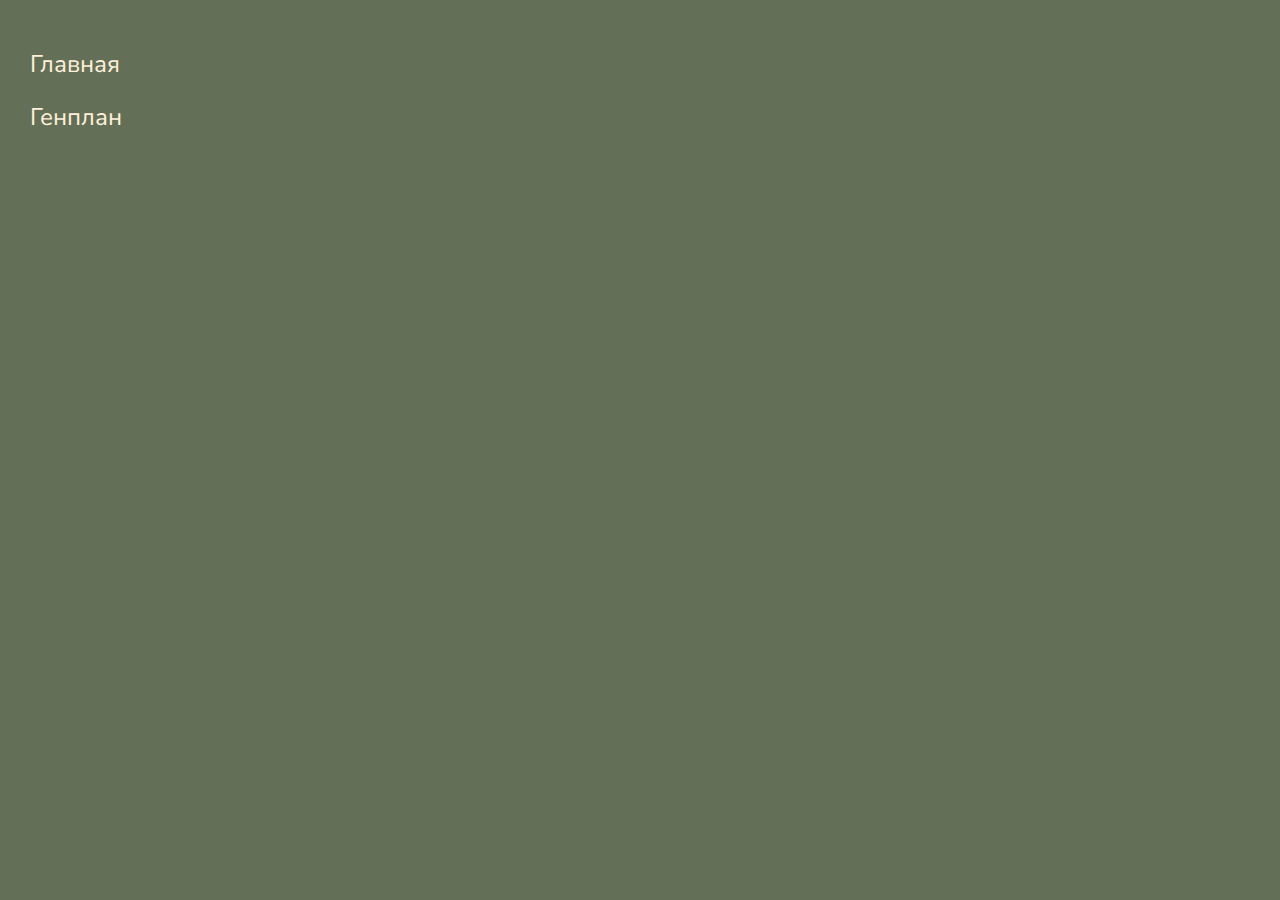
<file: nav.html>
<!DOCTYPE html>
<html lang="en">

<head>
	<meta charset="UTF-8">
	<meta name="viewport" content="width=device-width, initial-scale=1.0">
	<meta name="keywords" content="">
	<link rel="stylesheet" href="css/libs.min.css">
	<link rel="stylesheet" href="css/style.min.css">
	<title>Навигация</title>
</head>


<body style="background: #637057; color: #FFF1DA">
	<div class="wrapper">
		<main class="content">
			<section class="navigation">
				<div class="container">
					<ul class="navigation__list">
						<li><a href="index.html">Главная</a></li>
						<li><a href="plan.html">Генплан</a></li>

					</ul>
				</div>
			</section>
		</main>
	</div>
	<script src="js/libs.min.js"></script>
<script src="js/main.min.js"></script>


</body>

</html>

<style>
	.navigation {
		padding: 50px 0;
	}
	.navigation__list {
		display: grid;
		grid-template-columns: 100%;
		gap: 24px;
	}
	.navigation__list li a {
		font-size: 24px;
		line-height: 120%;
	}
	.navigation__list li a:hover {
		opacity: 0.7;
	}
</style>
</file>
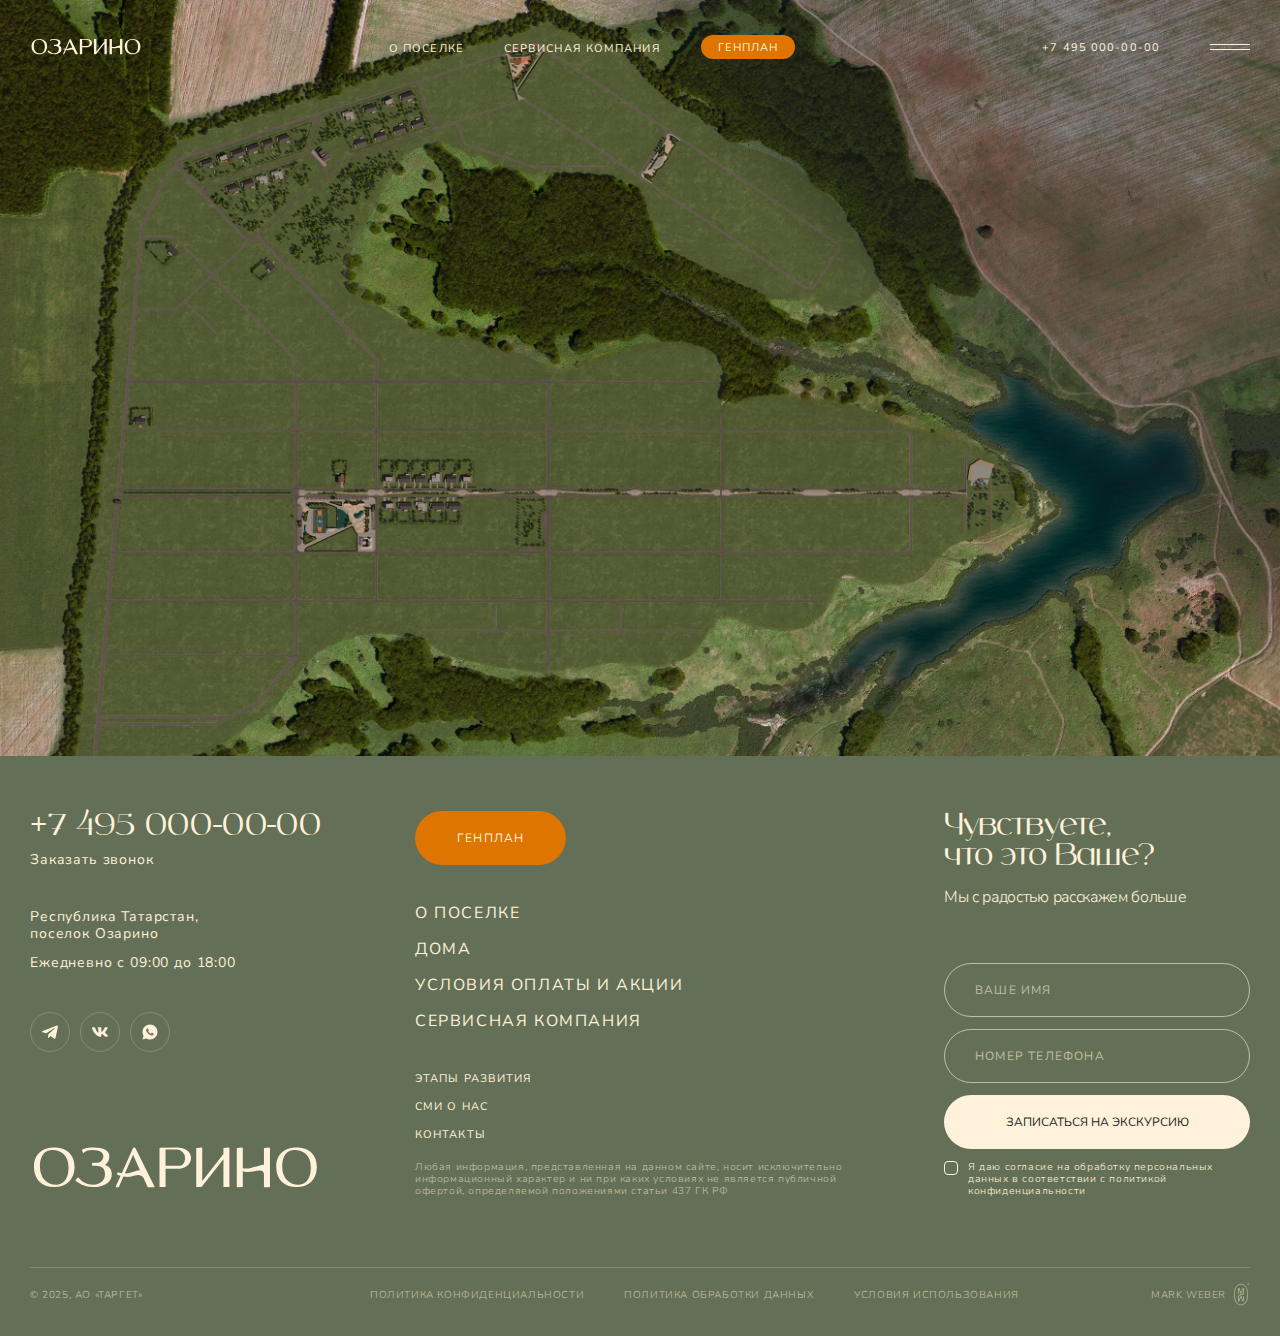
<file: plan2.html>
<!DOCTYPE html>
<html lang="en">

<head>
	<meta charset="UTF-8">
	<meta name="viewport" content="width=device-width, initial-scale=1.0">
	<meta name="keywords" content="">
	<link rel="stylesheet" href="css/libs.min.css">
	<link rel="stylesheet" href="css/style.min.css">
	<title>Генплан</title>
</head>


<body style="background: #637057; color: #FFF1DA">
	<div class="wrapper">
		<header class="header header--static">
			<div class="container">
				<div class="header__inner">
					<a class="header__logo" href="">
						<img src="img/logo.svg" alt="">
						<img src="img/logo2.svg" alt="">
					</a>
					<div class="header__group">
						<ul class="header__list">
							<li><a href="">О поселке</a></li>
							<li><a href="">Сервисная компания</a></li>
						</ul>
						<button class="header__btn btn-animation btn btn-orange">
							<span class="btn-text">генплан</span>
							<span class="circle"></span>
						</button>
					</div>
					<div class="header__group2">
						<button class="header__btn btn-animation btn btn-orange">
							<span class="btn-text">генплан</span>
							<span class="circle"></span>
						</button>
						<a class="header__phone" href="tel:74950000000">+7 495 000-00-00</a>
						<div class="burger">
							<span></span>
							<span></span>
						</div>
					</div>
				</div>
			</div>
			<div class="menu">
				<div class="container">
					<div class="menu__inner">
						<div class="menu__top">
							<a class="menu__logo menu__logo-mob" href="">
								<img src="img/logo2.svg" alt="">
							</a>
							<button class="menu__close">
								<img src="img/close.svg" alt="">
							</button>
						</div>
						<div class="menu__wrap">
							<div class="menu__left">
								<a class="menu__logo" href="">
									<img src="img/logo2.svg" alt="">
								</a>
								<form class="form">
									<div class="form-group">
										<input type="text" placeholder="Ваше имя">
										<span class="input-info">
                            <span class="input-info__icon">
                                <img src="img/info.svg" alt="">
                            </span>
                            <span class="input-info__text">Заполните поле</span>
                        </span>
									</div>
									<div class="form-group">
										<input type="tel" placeholder="Номер телефона">
										<span class="input-info">
                           <span class="input-info__icon">
                               <img src="img/info.svg" alt="">
                           </span>
                           <span class="input-info__text">Заполните поле</span>
                       </span>
									</div>
									<button class="form-btn btn-animation btn btn-brown">
										<span class="btn-text">записаться на экскурсию</span>
										<span class="circle"></span>
									</button>
									<div class="form-check">
										<input type="checkbox">
										<label>
											Я даю согласие на обработку <a href="">персональных данных</a> в соответствии с <a
												href="">политикой конфиденциальности</a>
										</label>
									</div>
								</form>
								<button class="menu__video">
                           <span class="menu__video-text">
                               <span>Окунись <br>в Озарино</span>
                               <i>
                                   <img src="img/play.svg" alt="">
                               </i>
                           </span>
									<span class="menu__video-img">
                                <img src="img/video-img.webp" alt="">
                                <img src="img/video-img2.webp" alt="">
                            </span>
								</button>
							</div>
							<div class="menu__right">
								<div class="menu__group">
									<ul class="menu__list">
										<li><a href="">о поселке</a></li>
										<li><a href="">Дома</a></li>
										<li><a href="">Условия оплаты и акции</a></li>
										<li><a href="">Сервисная компания</a></li>
									</ul>
									<button class="menu__btn btn-animation btn btn-orange">
										<span class="btn-text">генплан</span>
										<span class="circle"></span>
									</button>
									<ul class="menu__list2">
										<li><a href="">Этапы развития</a></li>
										<li><a href="">СМИ о нас</a></li>
										<li><a href="">Контакты</a></li>
									</ul>
								</div>
								<button class="menu__video menu__video-mob">
                           <span class="menu__video-text">
                               <span>Окунись <br>в Озарино</span>
                               <i>
                                   <img src="img/play.svg" alt="">
                               </i>
                           </span>
									<span class="menu__video-img">
                                <img src="img/video-img.webp" alt="">
                                <img src="img/video-img2.webp" alt="">
                            </span>
								</button>
								<div class="menu__group2">
									<div class="menu__phone-wrap">
										<div class="menu__phone-text">Офис продаж</div>
										<a class="menu__phone" href="tel:74950000000">+7 495 000-00-00</a>
										<button class="menu__phone-btn">
											<span>Заказать звонок</span>
										</button>
									</div>
									<div class="menu__location">Республика Татарстан, <br>поселок Озарино</div>
									<div class="menu__time">Ежедневно с 09:00 до 18:00</div>
									<div class="menu__socials">
										<a class="menu__social" href="">
											<img src="img/youtube.svg" alt="">
										</a>
										<a class="menu__social" href="">
											<img src="img/vk.svg" alt="">
										</a>
									</div>
								</div>
							</div>
						</div>
					</div>
				</div>
			</div>
		</header>
		<main class="content">
			<section class="plan">
				<div class="container">
					<div class="plan__inner">
						<div class="plan__img">
						</div>
					</div>
				</div>
			</section>
		</main>

		<button class="up btn">
			<svg width="12" height="12" viewBox="0 0 12 12" fill="none" xmlns="http://www.w3.org/2000/svg">
				<path d="M6.54732 3.01188L9.83899 6.30354C9.99687 6.45159 10.2061 6.53241 10.4225 6.52889C10.639 6.52538 10.8455 6.43781 10.9985 6.28472C11.1515 6.13162 11.2389 5.92501 11.2423 5.70861C11.2456 5.49221 11.1646 5.28298 11.0165 5.12521L6.30316 0.411045C6.22595 0.33339 6.13415 0.271766 6.03303 0.229715C5.93192 0.187664 5.8235 0.166016 5.71399 0.166016C5.60448 0.166016 5.49606 0.187664 5.39495 0.229715C5.29384 0.271766 5.20203 0.33339 5.12482 0.411045L0.410657 5.12521C0.331065 5.20208 0.26758 5.29404 0.223906 5.39571C0.180232 5.49738 0.157243 5.60673 0.156281 5.71738C0.15532 5.82803 0.176405 5.93776 0.218305 6.04017C0.260206 6.14259 0.322084 6.23563 0.400328 6.31387C0.478572 6.39212 0.571615 6.454 0.674029 6.4959C0.776442 6.5378 0.886175 6.55888 0.996825 6.55792C1.10747 6.55696 1.21682 6.53397 1.31849 6.4903C1.42016 6.44662 1.51212 6.38314 1.58899 6.30354L4.88066 3.01188L4.88066 11.0002C4.88066 11.2212 4.96845 11.4332 5.12473 11.5895C5.28101 11.7457 5.49298 11.8335 5.71399 11.8335C5.935 11.8335 6.14697 11.7457 6.30325 11.5895C6.45953 11.4332 6.54732 11.2212 6.54732 11.0002L6.54732 3.01188Z" fill="#FFF1DA"/>
			</svg>
		</button>

		<footer class="footer">
    <div class="container">
        <div class="footer__inner">
            <div class="footer-top">
                <div class="footer__group">
                    <div class="footer__phone-wrap">
                        <div class="footer__phone-text">Офис продаж</div>
                        <a class="footer__phone" href="tel:74950000000">+7 495 000-00-00</a>
                        <button class="footer__phone-btn">
                            <span>Заказать звонок</span>
                        </button>
                    </div>
                    <div class="footer__location">
                        Республика Татарстан,
                        <br>поселок Озарино
                    </div>
                    <div class="footer__time">Ежедневно с 09:00 до 18:00</div>
                    <div class="footer__socials">
                        <a class="footer__social" href="">
                            <svg width="16" height="14" viewBox="0 0 16 14" fill="none" xmlns="http://www.w3.org/2000/svg">
                                <path d="M15.9489 1.71581L13.5249 13.0638C13.3441 13.863 12.8801 14.043 12.2097 13.6822L8.5737 11.0006L6.79371 12.7022C6.61371 12.883 6.43291 13.0638 6.02011 13.0638L6.30411 9.32379L13.0865 3.1606C13.3697 2.8766 13.0089 2.7734 12.6481 3.0062L4.21532 8.31819L0.578524 7.20939C-0.220674 6.95179 -0.220674 6.40939 0.759323 6.04939L14.8913 0.555808C15.5873 0.349409 16.1809 0.711008 15.9489 1.71581Z" fill="#FFF1DA"/>
                            </svg>
                        </a>
                        <a class="footer__social" href="">
                            <svg width="16" height="10" viewBox="0 0 16 10" fill="none" xmlns="http://www.w3.org/2000/svg">
                                <path d="M15.5869 0.917795C15.6961 0.548871 15.5869 0.277344 15.0615 0.277344H13.3232C12.8805 0.277344 12.6768 0.510503 12.5676 0.770226C12.5676 0.770226 11.6822 2.92769 10.4308 4.32665C10.0265 4.73099 9.84054 4.86085 9.61918 4.86085C9.50998 4.86085 9.34175 4.73099 9.34175 4.36207V0.917795C9.34175 0.475087 9.2178 0.277344 8.85182 0.277344H6.11884C5.84141 0.277344 5.67613 0.483941 5.67613 0.675781C5.67613 1.09488 6.30182 1.19227 6.36675 2.37283V4.93464C6.36675 5.4954 6.26641 5.5987 6.04505 5.5987C5.45477 5.5987 4.0204 3.43238 3.1704 0.953212C2.99922 0.472135 2.83099 0.277344 2.38533 0.277344H0.646962C0.151128 0.277344 0.0507812 0.510503 0.0507812 0.770226C0.0507812 1.23064 0.641059 3.51797 2.79852 6.54019C4.23585 8.60321 6.2605 9.72179 8.10217 9.72179C9.20894 9.72179 9.3447 9.47387 9.3447 9.04592C9.3447 7.07439 9.24436 6.88845 9.79922 6.88845C10.056 6.88845 10.4987 7.01832 11.5317 8.01293C12.7122 9.19349 12.907 9.72179 13.5681 9.72179H15.3065C15.8023 9.72179 16.0532 9.47387 15.9086 8.98394C15.578 7.95391 13.3438 5.83481 13.2435 5.69314C12.9867 5.36259 13.0605 5.21502 13.2435 4.91988C13.2464 4.91693 15.3685 1.93012 15.5869 0.917795Z" fill="#FFF1DA"/>
                            </svg>
                        </a>
                        <a class="footer__social" href="">
                            <svg width="16" height="16" viewBox="0 0 16 16" fill="none" xmlns="http://www.w3.org/2000/svg">
                                <path d="M8.00119 0.5C12.1434 0.5 15.5012 3.85775 15.5012 8C15.5012 12.1423 12.1434 15.5 8.00119 15.5C6.67575 15.5023 5.37362 15.1515 4.22869 14.4838L0.504187 15.5L1.51819 11.774C0.849905 10.6287 0.498864 9.32601 0.501186 8C0.501186 3.85775 3.85894 0.5 8.00119 0.5ZM5.44519 4.475L5.29519 4.481C5.1982 4.48768 5.10345 4.51315 5.01619 4.556C4.93487 4.60213 4.86061 4.65972 4.79569 4.727C4.70569 4.81175 4.65469 4.88525 4.59994 4.9565C4.32253 5.31718 4.17317 5.75998 4.17544 6.215C4.17694 6.5825 4.27294 6.94025 4.42294 7.27475C4.72969 7.95125 5.23444 8.6675 5.90044 9.33125C6.06094 9.491 6.21844 9.6515 6.38794 9.80075C7.21551 10.5293 8.20165 11.0547 9.26794 11.3353L9.69394 11.4005C9.83269 11.408 9.97144 11.3975 10.1109 11.3907C10.3293 11.3792 10.5426 11.3201 10.7357 11.2175C10.8338 11.1668 10.9297 11.1117 11.0229 11.0525C11.0229 11.0525 11.0547 11.031 11.1167 10.985C11.2179 10.91 11.2802 10.8568 11.3642 10.769C11.4272 10.704 11.4797 10.6285 11.5217 10.5425C11.5802 10.4202 11.6387 10.187 11.6627 9.99275C11.6807 9.84425 11.6754 9.76325 11.6732 9.713C11.6702 9.63275 11.6034 9.5495 11.5307 9.51425L11.0942 9.3185C11.0942 9.3185 10.4417 9.03425 10.0427 8.85275C10.0009 8.83457 9.95619 8.82415 9.91069 8.822C9.85937 8.81663 9.80749 8.82236 9.75858 8.83879C9.70966 8.85523 9.66485 8.88198 9.62719 8.91725C9.62344 8.91575 9.57319 8.9585 9.03094 9.6155C8.99981 9.65732 8.95694 9.68893 8.90779 9.70629C8.85863 9.72366 8.80542 9.72599 8.75494 9.713C8.70606 9.69997 8.65818 9.68343 8.61169 9.6635C8.51869 9.6245 8.48644 9.6095 8.42269 9.5825C7.99209 9.39493 7.59352 9.14111 7.24144 8.83025C7.14694 8.74775 7.05919 8.65775 6.96919 8.57075C6.67415 8.28816 6.417 7.96849 6.20419 7.61975L6.15994 7.5485C6.12863 7.50035 6.10297 7.44876 6.08344 7.39475C6.05494 7.2845 6.12919 7.196 6.12919 7.196C6.12919 7.196 6.31144 6.9965 6.39619 6.8885C6.47869 6.7835 6.54844 6.6815 6.59344 6.60875C6.68194 6.46625 6.70969 6.32 6.66319 6.20675C6.45319 5.69375 6.23619 5.1835 6.01219 4.676C5.96794 4.5755 5.83669 4.5035 5.71744 4.48925C5.67694 4.48425 5.63644 4.48025 5.59594 4.47725C5.49523 4.47147 5.39426 4.47248 5.29369 4.48025L5.44519 4.475Z" fill="#FFF1DA"/>
                            </svg>
                        </a>
                    </div>
                    <a class="footer__logo" href="">
                        <img src="img/logo.svg" alt="">
                    </a>
                    <button class="footer__btn btn-animation btn btn-orange">
                        <span class="btn-text">генплан</span>
                        <span class="circle"></span>
                    </button>
                </div>
                <div class="footer__group2">
                    <button class="footer__btn btn-animation btn btn-orange">
                        <span class="btn-text">генплан</span>
                        <span class="circle"></span>
                    </button>
                    <ul class="footer__list">
                        <li><a href="">о поселке</a></li>
                        <li><a href="">Дома</a></li>
                        <li><a href="">Условия оплаты и акции</a></li>
                        <li><a href="">Сервисная компания</a></li>
                    </ul>
                    <ul class="footer__list2">
                        <li><a href="">Этапы развития</a></li>
                        <li><a href="">СМИ о нас</a></li>
                        <li><a href="">Контакты</a></li>
                    </ul>
                    <div class="footer__info">
                        Любая информация, представленная на данном сайте, носит исключительно информационный характер и ни при каких условиях не является публичной офертой, определяемой положениями статьи 437 ГК РФ
                    </div>
                </div>
                <div class="footer__group3">
                    <div class="footer__form-title">
                        Чувствуете,
                        <br>что это Ваше?
                    </div>
                    <div class="footer__form-subtitle">Мы с радостью расскажем больше</div>
                    <form class="form">
                        <div class="form-group">
                            <input type="text" placeholder="Ваше имя">
                            <span class="input-info">
                            <span class="input-info__icon">
                                <img src="img/info2.svg" alt="">
                            </span>
                            <span class="input-info__text">Заполните поле</span>
                        </span>
                        </div>
                        <div class="form-group">
                            <input type="tel" placeholder="Номер телефона">
                            <span class="input-info">
                           <span class="input-info__icon">
                               <img src="img/info2.svg" alt="">
                           </span>
                           <span class="input-info__text">Заполните поле</span>
                       </span>
                        </div>
                        <button class="form-btn btn-animation btn btn-pink">
                            <span class="btn-text">записаться на экскурсию</span>
                            <span class="circle"></span>
                        </button>
                        <div class="form-check">
                            <input type="checkbox">
                            <label>
                                Я даю согласие на обработку <a href="">персональных данных</a> в соответствии с <a
                                    href="">политикой конфиденциальности</a>
                            </label>
                        </div>
                    </form>
                    <a class="footer__logo" href="">
                        <img src="img/logo.svg" alt="">
                    </a>
                    <div class="footer__info">
                        Любая информация, представленная на данном сайте, носит исключительно информационный характер и ни при каких условиях не является публичной офертой, определяемой положениями статьи 437 ГК РФ
                    </div>
                </div>
            </div>
            <div class="footer-bottom">
                <div class="footer__group4">
                    <div class="footer__text">
                        <p>© 2025, АО «ТАРГЕТ»</p>
                    </div>
                </div>
                <div class="footer__group5">
                    <div class="footer__text">
                        <p><a href="">Политика конфиденциальности</a></p>
                        <p><a href="">Политика обработки данных</a></p>
                        <p><a href="">Условия использования</a></p>
                    </div>
                    <div class="footer__logo2">
                        <span>Mark weber</span>
                        <i>
                            <img src="img/logo3.svg" alt="">
                        </i>
                    </div>
                </div>
            </div>
        </div>
    </div>
</footer>

	</div>
	<script src="js/libs.min.js"></script>
<script src="js/main.min.js"></script>


</body>

</html>
</file>
<file: css/libs.min.css>
@font-face{font-family:"swiper-icons";src:url("data:application/font-woff;charset=utf-8;base64, [base64]//wADZ2x5ZgAAAywAAADMAAAD2MHtryVoZWFkAAABbAAAADAAAAA2E2+eoWhoZWEAAAGcAAAAHwAAACQC9gDzaG10eAAAAigAAAAZAAAArgJkABFsb2NhAAAC0AAAAFoAAABaFQAUGG1heHAAAAG8AAAAHwAAACAAcABAbmFtZQAAA/gAAAE5AAACXvFdBwlwb3N0AAAFNAAAAGIAAACE5s74hXjaY2BkYGAAYpf5Hu/j+W2+MnAzMYDAzaX6QjD6/4//Bxj5GA8AuRwMYGkAPywL13jaY2BkYGA88P8Agx4j+/8fQDYfA1AEBWgDAIB2BOoAeNpjYGRgYNBh4GdgYgABEMnIABJzYNADCQAACWgAsQB42mNgYfzCOIGBlYGB0YcxjYGBwR1Kf2WQZGhhYGBiYGVmgAFGBiQQkOaawtDAoMBQxXjg/wEGPcYDDA4wNUA2CCgwsAAAO4EL6gAAeNpj2M0gyAACqxgGNWBkZ2D4/wMA+xkDdgAAAHjaY2BgYGaAYBkGRgYQiAHyGMF8FgYHIM3DwMHABGQrMOgyWDLEM1T9/w8UBfEMgLzE////P/5//f/V/xv+r4eaAAeMbAxwIUYmIMHEgKYAYjUcsDAwsLKxc3BycfPw8jEQA/[base64]/uznmfPFBNODM2K7MTQ45YEAZqGP81AmGGcF3iPqOop0r1SPTaTbVkfUe4HXj97wYE+yNwWYxwWu4v1ugWHgo3S1XdZEVqWM7ET0cfnLGxWfkgR42o2PvWrDMBSFj/IHLaF0zKjRgdiVMwScNRAoWUoH78Y2icB/yIY09An6AH2Bdu/UB+yxopYshQiEvnvu0dURgDt8QeC8PDw7Fpji3fEA4z/PEJ6YOB5hKh4dj3EvXhxPqH/SKUY3rJ7srZ4FZnh1PMAtPhwP6fl2PMJMPDgeQ4rY8YT6Gzao0eAEA409DuggmTnFnOcSCiEiLMgxCiTI6Cq5DZUd3Qmp10vO0LaLTd2cjN4fOumlc7lUYbSQcZFkutRG7g6JKZKy0RmdLY680CDnEJ+UMkpFFe1RN7nxdVpXrC4aTtnaurOnYercZg2YVmLN/d/gczfEimrE/fs/bOuq29Zmn8tloORaXgZgGa78yO9/cnXm2BpaGvq25Dv9S4E9+5SIc9PqupJKhYFSSl47+Qcr1mYNAAAAeNptw0cKwkAAAMDZJA8Q7OUJvkLsPfZ6zFVERPy8qHh2YER+3i/BP83vIBLLySsoKimrqKqpa2hp6+jq6RsYGhmbmJqZSy0sraxtbO3sHRydnEMU4uR6yx7JJXveP7WrDycAAAAAAAH//wACeNpjYGRgYOABYhkgZgJCZgZNBkYGLQZtIJsFLMYAAAw3ALgAeNolizEKgDAQBCchRbC2sFER0YD6qVQiBCv/H9ezGI6Z5XBAw8CBK/m5iQQVauVbXLnOrMZv2oLdKFa8Pjuru2hJzGabmOSLzNMzvutpB3N42mNgZGBg4GKQYzBhYMxJLMlj4GBgAYow/P/PAJJhLM6sSoWKfWCAAwDAjgbRAAB42mNgYGBkAIIbCZo5IPrmUn0hGA0AO8EFTQAA");font-weight:400;font-style:normal}:root{--swiper-theme-color: #007aff}.swiper{margin-left:auto;margin-right:auto;position:relative;overflow:hidden;list-style:none;padding:0;z-index:1}.swiper-vertical>.swiper-wrapper{flex-direction:column}.swiper-wrapper{position:relative;width:100%;height:100%;z-index:1;display:flex;transition-property:transform;box-sizing:content-box}.swiper-android .swiper-slide,.swiper-wrapper{transform:translate3d(0px, 0, 0)}.swiper-pointer-events{touch-action:pan-y}.swiper-pointer-events.swiper-vertical{touch-action:pan-x}.swiper-slide{flex-shrink:0;width:100%;height:100%;position:relative;transition-property:transform}.swiper-slide-invisible-blank{visibility:hidden}.swiper-autoheight,.swiper-autoheight .swiper-slide{height:auto}.swiper-autoheight .swiper-wrapper{align-items:flex-start;transition-property:transform,height}.swiper-backface-hidden .swiper-slide{transform:translateZ(0);-webkit-backface-visibility:hidden;backface-visibility:hidden}.swiper-3d,.swiper-3d.swiper-css-mode .swiper-wrapper{perspective:1200px}.swiper-3d .swiper-wrapper,.swiper-3d .swiper-slide,.swiper-3d .swiper-slide-shadow,.swiper-3d .swiper-slide-shadow-left,.swiper-3d .swiper-slide-shadow-right,.swiper-3d .swiper-slide-shadow-top,.swiper-3d .swiper-slide-shadow-bottom,.swiper-3d .swiper-cube-shadow{transform-style:preserve-3d}.swiper-3d .swiper-slide-shadow,.swiper-3d .swiper-slide-shadow-left,.swiper-3d .swiper-slide-shadow-right,.swiper-3d .swiper-slide-shadow-top,.swiper-3d .swiper-slide-shadow-bottom{position:absolute;left:0;top:0;width:100%;height:100%;pointer-events:none;z-index:10}.swiper-3d .swiper-slide-shadow{background:rgba(0,0,0,.15)}.swiper-3d .swiper-slide-shadow-left{background-image:linear-gradient(to left, rgba(0, 0, 0, 0.5), rgba(0, 0, 0, 0))}.swiper-3d .swiper-slide-shadow-right{background-image:linear-gradient(to right, rgba(0, 0, 0, 0.5), rgba(0, 0, 0, 0))}.swiper-3d .swiper-slide-shadow-top{background-image:linear-gradient(to top, rgba(0, 0, 0, 0.5), rgba(0, 0, 0, 0))}.swiper-3d .swiper-slide-shadow-bottom{background-image:linear-gradient(to bottom, rgba(0, 0, 0, 0.5), rgba(0, 0, 0, 0))}.swiper-css-mode>.swiper-wrapper{overflow:auto;scrollbar-width:none;-ms-overflow-style:none}.swiper-css-mode>.swiper-wrapper::-webkit-scrollbar{display:none}.swiper-css-mode>.swiper-wrapper>.swiper-slide{scroll-snap-align:start start}.swiper-horizontal.swiper-css-mode>.swiper-wrapper{scroll-snap-type:x mandatory}.swiper-vertical.swiper-css-mode>.swiper-wrapper{scroll-snap-type:y mandatory}.swiper-centered>.swiper-wrapper::before{content:"";flex-shrink:0;order:9999}.swiper-centered.swiper-horizontal>.swiper-wrapper>.swiper-slide:first-child{margin-inline-start:var(--swiper-centered-offset-before)}.swiper-centered.swiper-horizontal>.swiper-wrapper::before{height:100%;min-height:1px;width:var(--swiper-centered-offset-after)}.swiper-centered.swiper-vertical>.swiper-wrapper>.swiper-slide:first-child{margin-block-start:var(--swiper-centered-offset-before)}.swiper-centered.swiper-vertical>.swiper-wrapper::before{width:100%;min-width:1px;height:var(--swiper-centered-offset-after)}.swiper-centered>.swiper-wrapper>.swiper-slide{scroll-snap-align:center center}.swiper-virtual .swiper-slide{-webkit-backface-visibility:hidden;transform:translateZ(0)}.swiper-virtual.swiper-css-mode .swiper-wrapper::after{content:"";position:absolute;left:0;top:0;pointer-events:none}.swiper-virtual.swiper-css-mode.swiper-horizontal .swiper-wrapper::after{height:1px;width:var(--swiper-virtual-size)}.swiper-virtual.swiper-css-mode.swiper-vertical .swiper-wrapper::after{width:1px;height:var(--swiper-virtual-size)}:root{--swiper-navigation-size: 44px}.swiper-button-prev,.swiper-button-next{position:absolute;top:50%;width:calc(var(--swiper-navigation-size)/44*27);height:var(--swiper-navigation-size);margin-top:calc(0px - var(--swiper-navigation-size)/2);z-index:10;cursor:pointer;display:flex;align-items:center;justify-content:center;color:var(--swiper-navigation-color, var(--swiper-theme-color))}.swiper-button-prev.swiper-button-disabled,.swiper-button-next.swiper-button-disabled{opacity:.35;cursor:auto;pointer-events:none}.swiper-button-prev.swiper-button-hidden,.swiper-button-next.swiper-button-hidden{opacity:0;cursor:auto;pointer-events:none}.swiper-navigation-disabled .swiper-button-prev,.swiper-navigation-disabled .swiper-button-next{display:none !important}.swiper-button-prev:after,.swiper-button-next:after{font-family:swiper-icons;font-size:var(--swiper-navigation-size);text-transform:none !important;letter-spacing:0;font-variant:initial;line-height:1}.swiper-button-prev,.swiper-rtl .swiper-button-next{left:10px;right:auto}.swiper-button-prev:after,.swiper-rtl .swiper-button-next:after{content:"prev"}.swiper-button-next,.swiper-rtl .swiper-button-prev{right:10px;left:auto}.swiper-button-next:after,.swiper-rtl .swiper-button-prev:after{content:"next"}.swiper-button-lock{display:none}.swiper-pagination{position:absolute;text-align:center;transition:300ms opacity;transform:translate3d(0, 0, 0);z-index:10}.swiper-pagination.swiper-pagination-hidden{opacity:0}.swiper-pagination-disabled>.swiper-pagination,.swiper-pagination.swiper-pagination-disabled{display:none !important}.swiper-pagination-fraction,.swiper-pagination-custom,.swiper-horizontal>.swiper-pagination-bullets,.swiper-pagination-bullets.swiper-pagination-horizontal{bottom:10px;left:0;width:100%}.swiper-pagination-bullets-dynamic{overflow:hidden;font-size:0}.swiper-pagination-bullets-dynamic .swiper-pagination-bullet{transform:scale(0.33);position:relative}.swiper-pagination-bullets-dynamic .swiper-pagination-bullet-active{transform:scale(1)}.swiper-pagination-bullets-dynamic .swiper-pagination-bullet-active-main{transform:scale(1)}.swiper-pagination-bullets-dynamic .swiper-pagination-bullet-active-prev{transform:scale(0.66)}.swiper-pagination-bullets-dynamic .swiper-pagination-bullet-active-prev-prev{transform:scale(0.33)}.swiper-pagination-bullets-dynamic .swiper-pagination-bullet-active-next{transform:scale(0.66)}.swiper-pagination-bullets-dynamic .swiper-pagination-bullet-active-next-next{transform:scale(0.33)}.swiper-pagination-bullet{width:var(--swiper-pagination-bullet-width, var(--swiper-pagination-bullet-size, 8px));height:var(--swiper-pagination-bullet-height, var(--swiper-pagination-bullet-size, 8px));display:inline-block;border-radius:50%;background:var(--swiper-pagination-bullet-inactive-color, #000);opacity:var(--swiper-pagination-bullet-inactive-opacity, 0.2)}button.swiper-pagination-bullet{border:none;margin:0;padding:0;box-shadow:none;-webkit-appearance:none;appearance:none}.swiper-pagination-clickable .swiper-pagination-bullet{cursor:pointer}.swiper-pagination-bullet:only-child{display:none !important}.swiper-pagination-bullet-active{opacity:var(--swiper-pagination-bullet-opacity, 1);background:var(--swiper-pagination-color, var(--swiper-theme-color))}.swiper-vertical>.swiper-pagination-bullets,.swiper-pagination-vertical.swiper-pagination-bullets{right:10px;top:50%;transform:translate3d(0px, -50%, 0)}.swiper-vertical>.swiper-pagination-bullets .swiper-pagination-bullet,.swiper-pagination-vertical.swiper-pagination-bullets .swiper-pagination-bullet{margin:var(--swiper-pagination-bullet-vertical-gap, 6px) 0;display:block}.swiper-vertical>.swiper-pagination-bullets.swiper-pagination-bullets-dynamic,.swiper-pagination-vertical.swiper-pagination-bullets.swiper-pagination-bullets-dynamic{top:50%;transform:translateY(-50%);width:8px}.swiper-vertical>.swiper-pagination-bullets.swiper-pagination-bullets-dynamic .swiper-pagination-bullet,.swiper-pagination-vertical.swiper-pagination-bullets.swiper-pagination-bullets-dynamic .swiper-pagination-bullet{display:inline-block;transition:200ms transform,200ms top}.swiper-horizontal>.swiper-pagination-bullets .swiper-pagination-bullet,.swiper-pagination-horizontal.swiper-pagination-bullets .swiper-pagination-bullet{margin:0 var(--swiper-pagination-bullet-horizontal-gap, 4px)}.swiper-horizontal>.swiper-pagination-bullets.swiper-pagination-bullets-dynamic,.swiper-pagination-horizontal.swiper-pagination-bullets.swiper-pagination-bullets-dynamic{left:50%;transform:translateX(-50%);white-space:nowrap}.swiper-horizontal>.swiper-pagination-bullets.swiper-pagination-bullets-dynamic .swiper-pagination-bullet,.swiper-pagination-horizontal.swiper-pagination-bullets.swiper-pagination-bullets-dynamic .swiper-pagination-bullet{transition:200ms transform,200ms left}.swiper-horizontal.swiper-rtl>.swiper-pagination-bullets-dynamic .swiper-pagination-bullet{transition:200ms transform,200ms right}.swiper-pagination-progressbar{background:rgba(0,0,0,.25);position:absolute}.swiper-pagination-progressbar .swiper-pagination-progressbar-fill{background:var(--swiper-pagination-color, var(--swiper-theme-color));position:absolute;left:0;top:0;width:100%;height:100%;transform:scale(0);transform-origin:left top}.swiper-rtl .swiper-pagination-progressbar .swiper-pagination-progressbar-fill{transform-origin:right top}.swiper-horizontal>.swiper-pagination-progressbar,.swiper-pagination-progressbar.swiper-pagination-horizontal,.swiper-vertical>.swiper-pagination-progressbar.swiper-pagination-progressbar-opposite,.swiper-pagination-progressbar.swiper-pagination-vertical.swiper-pagination-progressbar-opposite{width:100%;height:4px;left:0;top:0}.swiper-vertical>.swiper-pagination-progressbar,.swiper-pagination-progressbar.swiper-pagination-vertical,.swiper-horizontal>.swiper-pagination-progressbar.swiper-pagination-progressbar-opposite,.swiper-pagination-progressbar.swiper-pagination-horizontal.swiper-pagination-progressbar-opposite{width:4px;height:100%;left:0;top:0}.swiper-pagination-lock{display:none}.swiper-scrollbar{border-radius:10px;position:relative;-ms-touch-action:none;background:rgba(0,0,0,.1)}.swiper-scrollbar-disabled>.swiper-scrollbar,.swiper-scrollbar.swiper-scrollbar-disabled{display:none !important}.swiper-horizontal>.swiper-scrollbar,.swiper-scrollbar.swiper-scrollbar-horizontal{position:absolute;left:1%;bottom:3px;z-index:50;height:5px;width:98%}.swiper-vertical>.swiper-scrollbar,.swiper-scrollbar.swiper-scrollbar-vertical{position:absolute;right:3px;top:1%;z-index:50;width:5px;height:98%}.swiper-scrollbar-drag{height:100%;width:100%;position:relative;background:rgba(0,0,0,.5);border-radius:10px;left:0;top:0}.swiper-scrollbar-cursor-drag{cursor:move}.swiper-scrollbar-lock{display:none}.swiper-zoom-container{width:100%;height:100%;display:flex;justify-content:center;align-items:center;text-align:center}.swiper-zoom-container>img,.swiper-zoom-container>svg,.swiper-zoom-container>canvas{max-width:100%;max-height:100%;object-fit:contain}.swiper-slide-zoomed{cursor:move}.swiper-lazy-preloader{width:42px;height:42px;position:absolute;left:50%;top:50%;margin-left:-21px;margin-top:-21px;z-index:10;transform-origin:50%;box-sizing:border-box;border:4px solid var(--swiper-preloader-color, var(--swiper-theme-color));border-radius:50%;border-top-color:rgba(0,0,0,0)}.swiper:not(.swiper-watch-progress) .swiper-lazy-preloader,.swiper-watch-progress .swiper-slide-visible .swiper-lazy-preloader{animation:swiper-preloader-spin 1s infinite linear}.swiper-lazy-preloader-white{--swiper-preloader-color: #fff}.swiper-lazy-preloader-black{--swiper-preloader-color: #000}@keyframes swiper-preloader-spin{0%{transform:rotate(0deg)}100%{transform:rotate(360deg)}}.swiper .swiper-notification{position:absolute;left:0;top:0;pointer-events:none;opacity:0;z-index:-1000}.swiper-free-mode>.swiper-wrapper{transition-timing-function:ease-out;margin:0 auto}.swiper-grid>.swiper-wrapper{flex-wrap:wrap}.swiper-grid-column>.swiper-wrapper{flex-wrap:wrap;flex-direction:column}.swiper-fade.swiper-free-mode .swiper-slide{transition-timing-function:ease-out}.swiper-fade .swiper-slide{pointer-events:none;transition-property:opacity}.swiper-fade .swiper-slide .swiper-slide{pointer-events:none}.swiper-fade .swiper-slide-active,.swiper-fade .swiper-slide-active .swiper-slide-active{pointer-events:auto}.swiper-cube{overflow:visible}.swiper-cube .swiper-slide{pointer-events:none;-webkit-backface-visibility:hidden;backface-visibility:hidden;z-index:1;visibility:hidden;transform-origin:0 0;width:100%;height:100%}.swiper-cube .swiper-slide .swiper-slide{pointer-events:none}.swiper-cube.swiper-rtl .swiper-slide{transform-origin:100% 0}.swiper-cube .swiper-slide-active,.swiper-cube .swiper-slide-active .swiper-slide-active{pointer-events:auto}.swiper-cube .swiper-slide-active,.swiper-cube .swiper-slide-next,.swiper-cube .swiper-slide-prev,.swiper-cube .swiper-slide-next+.swiper-slide{pointer-events:auto;visibility:visible}.swiper-cube .swiper-slide-shadow-top,.swiper-cube .swiper-slide-shadow-bottom,.swiper-cube .swiper-slide-shadow-left,.swiper-cube .swiper-slide-shadow-right{z-index:0;-webkit-backface-visibility:hidden;backface-visibility:hidden}.swiper-cube .swiper-cube-shadow{position:absolute;left:0;bottom:0px;width:100%;height:100%;opacity:.6;z-index:0}.swiper-cube .swiper-cube-shadow:before{content:"";background:#000;position:absolute;left:0;top:0;bottom:0;right:0;filter:blur(50px)}.swiper-flip{overflow:visible}.swiper-flip .swiper-slide{pointer-events:none;-webkit-backface-visibility:hidden;backface-visibility:hidden;z-index:1}.swiper-flip .swiper-slide .swiper-slide{pointer-events:none}.swiper-flip .swiper-slide-active,.swiper-flip .swiper-slide-active .swiper-slide-active{pointer-events:auto}.swiper-flip .swiper-slide-shadow-top,.swiper-flip .swiper-slide-shadow-bottom,.swiper-flip .swiper-slide-shadow-left,.swiper-flip .swiper-slide-shadow-right{z-index:0;-webkit-backface-visibility:hidden;backface-visibility:hidden}.swiper-creative .swiper-slide{-webkit-backface-visibility:hidden;backface-visibility:hidden;overflow:hidden;transition-property:transform,opacity,height}.swiper-cards{overflow:visible}.swiper-cards .swiper-slide{transform-origin:center bottom;-webkit-backface-visibility:hidden;backface-visibility:hidden;overflow:hidden}
/*# sourceMappingURL=../sourcemaps/libs.min.css.map */
</file>
<file: css/style.min.css>
@import url(https://fonts.googleapis.com/css2?family=Nunito+Sans:ital,opsz,wght@0,6..12,200..1000;1,6..12,200..1000&display=swap);@font-face{font-family:Vetrino;font-weight:400;src:url(../fonts/Vetrino.woff) format("woff")}@font-face{font-family:Vetrino;font-weight:400;src:url(../fonts/Vetrino.woff2) format("woff2")}*,::after,::before{-webkit-box-sizing:inherit;box-sizing:inherit}*{-webkit-box-sizing:border-box;box-sizing:border-box}a,body,div,form,h1,h2,h3,h4,h5,label,li,p,ul{margin:0;padding:0;border:0;text-decoration:none;line-height:1;-webkit-box-sizing:border-box;box-sizing:border-box}button,input,textarea{font-family:"Nunito Sans";outline:0!important}button{border:none;cursor:pointer;-webkit-transition:.3s;-o-transition:.3s;transition:.3s}.btn{display:-webkit-box;display:-ms-flexbox;display:flex;-webkit-box-pack:center;-ms-flex-pack:center;justify-content:center;-webkit-box-align:center;-ms-flex-align:center;align-items:center}input:active,input[type=checkbox]:focus,input[type=file]:focus,input[type=radio]:focus,input[type=text]:focus{outline:0!important}html{height:100%;scroll-behavior:smooth;-webkit-box-sizing:border-box;box-sizing:border-box}body{height:100%;font-family:"Nunito Sans",sans-serif;font-weight:400;overflow-x:hidden}.fixed-body{overflow:hidden}.no-scroll{overflow:hidden;height:100%}h1,h2,h3,h4,h5,h6,img,p{margin:0;padding:0;height:auto;-o-object-fit:cover;object-fit:cover}img{display:block}a{color:inherit;text-decoration:none;-webkit-transition:.3s;-o-transition:.3s;transition:.3s}li,ul{margin:0;padding:0;list-style:none}.container{max-width:1380px;padding:0 30px;margin:0 auto}@media screen and (max-width:992px){.container{padding:0 20px}}.wrapper{overflow:hidden}.btn-text{position:relative;z-index:2}.btn-orange{position:relative;background:#dd7500;border-radius:100px;color:#fff1da}.btn-orange .btn-text{line-height:100%;text-transform:uppercase}.btn-orange .circle{background:#bd6400}.btn-brown{position:relative;background:rgba(221,117,0,.2);border-radius:100px;color:#1b1d25}.btn-brown:hover{color:#fff1da}.btn-brown .btn-text{line-height:100%;text-transform:uppercase}.btn-brown .circle{background:#dd7500}.btn-pink{position:relative;background:#fff1da;border-radius:100px;color:#1b1d25}.btn-pink .btn-text{line-height:100%;text-transform:uppercase}.btn-pink .circle{background:#fff7ea}.btn-animation{position:relative;overflow:hidden}.btn-animation:hover .circle{width:200%;height:400%}.btn-animation .circle{position:absolute;z-index:0;display:block;width:0;height:0;-webkit-transform:translate(-50%,-50%);-ms-transform:translate(-50%,-50%);transform:translate(-50%,-50%);border-radius:50%;-webkit-transition:width .7s,height .7s;-o-transition:width .7s,height .7s;transition:width .7s,height .7s}.form-group{position:relative}.form-group input{width:100%;background:rgba(0,0,0,0);border:1px solid rgba(27,29,37,.3);border-radius:100px;font-size:12px;line-height:100%;letter-spacing:1.2px;text-transform:uppercase;color:#1b1d25}.form-group .input-info{position:absolute;top:50%;right:20px;-webkit-transform:translate(0,-50%);-ms-transform:translate(0,-50%);transform:translate(0,-50%);opacity:0;pointer-events:none;-webkit-transition:.125s;-o-transition:.125s;transition:.125s}.form-group .input-info:hover .input-info__text{opacity:1;pointer-events:auto}.form-group .input-info__icon{width:16px;cursor:pointer}.form-group .input-info__icon img{width:100%}.form-group .input-info__text{position:absolute;left:0;bottom:100%;width:-webkit-max-content;width:-moz-max-content;width:max-content;height:30px;display:-webkit-box;display:-ms-flexbox;display:flex;-webkit-box-pack:center;-ms-flex-pack:center;justify-content:center;-webkit-box-align:center;-ms-flex-align:center;align-items:center;background:#fff;border-radius:15px;padding:4px 12px;font-size:12px;line-height:120%;opacity:0;pointer-events:none;-webkit-transition:.125s;-o-transition:.125s;transition:.125s}.form-group--active input{border-color:#ca3011;color:#ca3011}.form-group--active input::-webkit-input-placeholder{color:#ca3011}.form-group--active input::-moz-placeholder{color:#ca3011}.form-group--active input:-ms-input-placeholder{color:#ca3011}.form-group--active input::-ms-input-placeholder{color:#ca3011}.form-group--active input::placeholder{color:#ca3011}.form-group--active .input-info{opacity:1;pointer-events:auto}.form-check{position:relative}.form-check input{position:absolute;z-index:2;top:0;left:0;width:100%;height:100%;padding:0;margin:0;opacity:0}.form-check input:checked~label:before{background-image:url(../img/check.svg)}.form-check label{position:relative;display:block;padding-left:24px;font-size:10px;line-height:120%;font-weight:300;letter-spacing:.6px}.form-check label:before{content:"";position:absolute;top:0;left:0;width:14px;height:14px;background-repeat:no-repeat;background-position:center;background-size:auto;border:1px solid #1b1d25;border-radius:4px}.form-check label a{position:relative;z-index:3}.section-top{text-align:center;margin:0 auto}.section-top__subtitle{font-size:13px;line-height:150%;text-transform:uppercase;margin-bottom:30px}.h2{font-size:63px;line-height:100%;font-weight:200;letter-spacing:-3.15px}.up{position:fixed;z-index:5;right:15px;bottom:60px;width:60px;height:60px;background:rgba(255,241,218,.2);-webkit-backdrop-filter:blur(12px);backdrop-filter:blur(12px);border-radius:50%;opacity:0;pointer-events:none;-webkit-transition:.125s;-o-transition:.125s;transition:.125s}.up--active{opacity:1;pointer-events:auto}.up img{max-width:80%;max-height:100%}.modal{position:fixed;z-index:1000;left:0;top:0;width:100%;height:100vh;background:rgba(99,112,87,.5);padding:15px 0;opacity:0;pointer-events:none;overflow-y:auto}.modal--active{opacity:1;pointer-events:unset}@media screen and (min-width:993px){.modal{text-align:center}.modal:before{display:inline-block;vertical-align:middle;content:" ";height:100%}.modal__dialog{display:inline-block;text-align:left;vertical-align:middle}}.modal__dialog{position:relative;width:calc(100% - 40px);margin:0 auto}.modal__close{position:absolute;top:-20px;right:-40px;width:40px;height:40px;border-radius:50%}.modal__close svg{position:relative;z-index:2;max-width:80%;max-height:100%}.modal--1{color:#1b1d25}.modal--1 .modal__dialog{max-width:1065px}.modal--1 .modal__content{display:-webkit-box;display:-ms-flexbox;display:flex;-webkit-box-pack:justify;-ms-flex-pack:justify;justify-content:space-between;-webkit-box-align:stretch;-ms-flex-align:stretch;align-items:stretch;background:#fff;border-radius:30px}.modal--1 .modal__img{width:330px;-ms-flex-negative:0;flex-shrink:0}.modal--1 .modal__img img{width:100%;height:100%;border-radius:16px}.modal--1 .modal__desc{width:calc(100% - 330px);display:-webkit-box;display:-ms-flexbox;display:flex;-webkit-box-orient:vertical;-webkit-box-direction:normal;-ms-flex-direction:column;flex-direction:column;-webkit-box-pack:center;-ms-flex-pack:center;justify-content:center;padding:40px}.modal--1 .modal__title{font-size:30px;line-height:100%;letter-spacing:-.6x;margin-bottom:24px}.modal--1 .modal__text{max-width:375px;display:grid;grid-template-columns:100%;gap:12px;margin-bottom:24px}.modal--1 .modal__text p{font-size:16px;line-height:125%;letter-spacing:-.32px}.modal--1 .form{margin-top:auto}.modal--1 .form-grid{display:grid;grid-template-columns:repeat(2,calc(50% - 6px));gap:12px;margin-bottom:12px}.modal--1 .form-group input{height:54px;padding:0 30px}.modal--1 .form-btn{height:60px;padding:5px 15px}.modal--1 .form-btn span{font-size:12px;letter-spacing:1.2px}.modal--1 .form-check{max-width:360px}@media screen and (max-width:1400px){.h2{font-size:48px;letter-spacing:-.96px}}@media screen and (max-width:1200px){.modal__close{top:-40px;right:0}}@media screen and (max-width:992px){.modal__dialog{margin:50px auto}.section-top__subtitle{font-size:10px;margin-bottom:20px}.h2{font-size:26px;letter-spacing:-.52px}.up{right:10px;width:50px;height:50px}.modal--1 .modal__img{width:250px}.modal--1 .modal__desc{width:calc(100% - 250px);padding:24px}.modal--1 .modal__title{font-size:24px;margin-bottom:16px}.modal--1 .modal__text{gap:8px;margin-bottom:16px}.modal--1 .modal__text p{font-size:14px}.modal--1 .form-grid{margin-bottom:8px}.modal--1 .form-group input{height:42px;font-size:10px;letter-spacing:1px}.modal--1 .form-btn{height:42px}.modal--1 .form-btn span{font-size:10px;letter-spacing:1px}}@media screen and (max-width:576px){.modal--1 .modal__content{-webkit-box-orient:vertical;-webkit-box-direction:normal;-ms-flex-direction:column;flex-direction:column}.modal--1 .modal__desc,.modal--1 .modal__img{width:100%}}.header{position:absolute;z-index:10;top:0;left:0;width:100%;padding:35px 0}.header__inner{display:-webkit-box;display:-ms-flexbox;display:flex;-webkit-box-pack:justify;-ms-flex-pack:justify;justify-content:space-between;-webkit-box-align:center;-ms-flex-align:center;align-items:center;gap:40px}.header__logo{width:112px;display:block}.header__logo img{width:100%}.header__logo img:nth-child(2){display:none}.header__group,.header__list{display:-webkit-box;display:-ms-flexbox;display:flex;-webkit-box-align:center;-ms-flex-align:center;align-items:center;gap:40px}.header__list li a{font-size:11px;line-height:100%;letter-spacing:1.1px;text-transform:uppercase}.header__list li a:hover{color:#dd7500}.header__btn{height:24px;padding:0 17px}.header__btn .btn-text{font-size:11px;letter-spacing:1.1px}.header__group2{display:-webkit-box;display:-ms-flexbox;display:flex;-webkit-box-align:center;-ms-flex-align:center;align-items:center;gap:50px}.header__group2 .header__btn{display:none}.header__phone{font-size:11px;line-height:100%;letter-spacing:1.1px}.header__phone:hover{color:#dd7500}.header--plan{position:static}.burger{position:relative;width:40px;height:6px;cursor:pointer}.burger span{position:absolute;left:0;width:100%;height:1px;background:#fff1da;-webkit-transition:.3s;-o-transition:.3s;transition:.3s}.burger span:nth-child(1){top:0}.burger span:nth-child(2){bottom:0}.menu{position:fixed;z-index:12;top:0;left:0;width:100%;height:100%;background:#fff1da;border-radius:0 0 36px 36px;padding:40px 60px 60px;color:#1b1d25;opacity:0;pointer-events:none;-webkit-transition:.3s;-o-transition:.3s;transition:.3s;overflow-y:auto}.menu--active{opacity:1;pointer-events:auto}.menu .container{padding:0}.menu__inner{position:relative}.menu__close{position:absolute;top:-5px;right:0;width:30px;background:rgba(0,0,0,0);padding:0}.menu__close img{width:100%}.menu__wrap{max-width:1100px;display:-webkit-box;display:-ms-flexbox;display:flex;-webkit-box-pack:justify;-ms-flex-pack:justify;justify-content:space-between;-webkit-box-align:stretch;-ms-flex-align:stretch;align-items:stretch;gap:60px}.menu__left{max-width:400px}.menu__right{display:-webkit-box;display:-ms-flexbox;display:flex;-webkit-box-orient:vertical;-webkit-box-direction:normal;-ms-flex-direction:column;flex-direction:column;-webkit-box-pack:justify;-ms-flex-pack:justify;justify-content:space-between;gap:40px}.menu__logo{max-width:400px;display:block;margin-bottom:85px}.menu__logo img{width:100%}.menu__logo-mob{display:none}.menu .form{max-width:335px;display:grid;grid-template-columns:100%;gap:12px;margin-bottom:60px}.menu .form-group input{height:54px;padding:0 30px}.menu .form-btn{width:100%;height:54px;padding:5px 15px}.menu .form-btn .btn-text{font-size:12px}.menu .form-check{max-width:306px}.menu__video{position:relative;text-align:start;background:rgba(0,0,0,0);padding:0}.menu__video-text{position:absolute;z-index:2;top:10px;right:10px;display:-webkit-box;display:-ms-flexbox;display:flex;-webkit-box-align:center;-ms-flex-align:center;align-items:center;gap:6px}.menu__video-text span{font-size:16px;line-height:130%;letter-spacing:1.6px;text-transform:uppercase;color:#dd7500}.menu__video-text i{width:40px;height:40px;-ms-flex-negative:0;flex-shrink:0;display:-webkit-box;display:-ms-flexbox;display:flex;-webkit-box-pack:center;-ms-flex-pack:center;justify-content:center;-webkit-box-align:center;-ms-flex-align:center;align-items:center;background:#dd7500;border-radius:50%;padding:10px}.menu__video-text i img{max-width:100%}.menu__video-img{display:block}.menu__video-img img{width:100%;border-radius:24px}.menu__video-img img:nth-child(2),.menu__video-mob{display:none}.menu__list{display:grid;grid-template-columns:100%;gap:20px;margin-bottom:40px}.menu__list li a{font-size:16px;line-height:100%;letter-spacing:1.6px;text-transform:uppercase}.menu__list li a:hover{color:#dd7500}.menu__list2{display:grid;grid-template-columns:100%;gap:12px}.menu__list2 li a{font-size:11px;line-height:100%;letter-spacing:1.1px;text-transform:uppercase}.menu__list2 li a:hover{color:#dd7500}.menu__btn{height:54px;padding:5px 42px;margin-bottom:40px}.menu__btn span{font-size:13px;letter-spacing:1.3px}.menu__phone{display:block;font-family:Vetrino;font-size:30px;line-height:100%;letter-spacing:-1.2px;margin-bottom:10px}.menu__phone:hover{color:#dd7500}.menu__phone-wrap{margin-bottom:30px}.menu__phone-btn{background:rgba(0,0,0,0);padding:0;font-size:14px;line-height:120%;letter-spacing:.84px}.menu__phone-btn:hover{color:#dd7500}.menu__phone-text{display:none;font-size:14px;line-height:120%;letter-spacing:-.28px;margin-bottom:10px}.menu__location,.menu__time{font-size:14px;line-height:120%;letter-spacing:.84px}.menu__location{margin-bottom:10px}.menu__time{margin-bottom:30px}.menu__socials{display:-webkit-box;display:-ms-flexbox;display:flex;-webkit-box-align:center;-ms-flex-align:center;align-items:center;gap:10px}.menu__social{width:40px;height:40px;display:-webkit-box;display:-ms-flexbox;display:flex;-webkit-box-pack:center;-ms-flex-pack:center;justify-content:center;-webkit-box-align:center;-ms-flex-align:center;align-items:center;background:#dd7500;border-radius:50%;padding:10px}.menu__social:hover{background:#bd6400}.menu__social img{max-width:100%;max-height:100%}@media screen and (max-width:992px){.header{padding:20px 0}.header__inner{gap:30px}.header__group{display:none}.header__group2{gap:30px}.header__group2 .header__btn{display:-webkit-box;display:-ms-flexbox;display:flex}.header__phone{display:none}.menu{border-radius:0;padding:20px}.menu__wrap{-webkit-box-orient:vertical;-webkit-box-direction:normal;-ms-flex-direction:column;flex-direction:column;-webkit-box-align:start;-ms-flex-align:start;align-items:start;gap:20px}.menu__left{width:100%}.menu__right{width:100%;-webkit-box-ordinal-group:0;-ms-flex-order:-1;order:-1;gap:20px}.menu__top{display:-webkit-box;display:-ms-flexbox;display:flex;-webkit-box-pack:justify;-ms-flex-pack:justify;justify-content:space-between;-webkit-box-align:center;-ms-flex-align:center;align-items:center;gap:15px;margin-bottom:30px}.menu__close{position:static;width:18px}.menu__logo{max-width:140px;display:none;margin:0}.menu__logo-mob{display:block}.menu .form{display:none}.menu__list{gap:12px;margin-bottom:20px}.menu__list li a{font-size:13px;letter-spacing:1.3px}.menu__btn{width:100%;height:44px;margin-bottom:20px}.menu__video,.menu__video-img img:nth-child(1){display:none}.menu__video-img img:nth-child(2){display:block}.menu__video-text span{font-size:13px;letter-spacing:1.3px}.menu__video-mob{display:block}.menu__phone{font-size:24px;letter-spacing:-.24px}.menu__phone-wrap{margin-bottom:24px}.menu__phone-text{display:block}.menu__location,.menu__phone-btn,.menu__time{font-size:12px;letter-spacing:.72px}.menu__time{margin-bottom:24px}}@media screen and (max-width:576px){.header--plan{position:absolute}}@media screen and (max-width:359px){.header__group2,.header__inner{gap:20px}}.main{height:100%!important;min-height:100vh;background-repeat:no-repeat;background-position:center;background-size:cover;padding:210px 0 60px;color:#fff1da;-webkit-transition:background-image 1.5s ease-in-out;-o-transition:background-image 1.5s ease-in-out;transition:background-image 1.5s ease-in-out}.main__title{max-width:1250px;text-align:center;font-family:Vetrino;font-size:80px;line-height:100%;font-weight:400;letter-spacing:.8px;margin-bottom:40px}.main__title span{color:#dd7500}.main__btn{height:54px;text-align:start;gap:10px;padding:5px 12px 5px 78px;margin:0 auto 100px}.main__btn .btn-icon{position:absolute;z-index:2;top:50%;left:0;-webkit-transform:translate(0,-50%);-ms-transform:translate(0,-50%);transform:translate(0,-50%);max-width:65px}.main__btn .btn-icon img{max-width:100%}.main__btn .btn-text{font-size:13px;letter-spacing:1.3px}.main__btn .btn-play{position:relative;z-index:2;width:30px;height:30px;display:-webkit-box;display:-ms-flexbox;display:flex;-webkit-box-pack:center;-ms-flex-pack:center;justify-content:center;-webkit-box-align:center;-ms-flex-align:center;align-items:center;background:#fff1da;border-radius:50%;padding:10px}.main__btn .btn-play img{max-width:100%}.main__items{max-width:830px;display:grid;grid-template-columns:repeat(3,calc(33.3333333333% - 30px));gap:45px;padding:0 30px;margin:0 auto}.main__item{display:-webkit-box;display:-ms-flexbox;display:flex;-webkit-box-orient:vertical;-webkit-box-direction:normal;-ms-flex-direction:column;flex-direction:column;-webkit-box-align:center;-ms-flex-align:center;align-items:center;text-align:center}.main__item-number{font-family:Vetrino;font-size:20px;line-height:100%;letter-spacing:-.8px;margin-bottom:15px}.main__item-number span{font-size:56px;letter-spacing:2.24px}.main__item-text{font-size:10px;line-height:140%;letter-spacing:1px;text-transform:uppercase}.main__mob{display:none}.gallery{position:relative;padding:230px 0 60px}.gallery .section-top{max-width:580px}.gallery__images{position:relative;display:grid;grid-template-columns:100%;gap:1.25em;margin-top:7.5em}@media screen and (min-width:769px){.gallery__images{-webkit-transform:scale(1.1);-ms-transform:scale(1.1);transform:scale(1.1);-webkit-transition:1s;-o-transition:1s;transition:1s;width:calc(100vw - (100vw - 100%));font-size:.8333333333vw}}@media screen and (min-width:769px)and (max-width:768px){.gallery__images{font-size:2.7777777778vw}}.gallery__images:after{content:"";position:absolute;left:0;bottom:5em;width:100%;height:17.813em;background:-webkit-gradient(linear,left bottom,left top,from(#637057),to(rgba(99,112,87,0)));background:-o-linear-gradient(bottom,#637057,rgba(99,112,87,0) 100%);background:linear-gradient(0deg,#637057,rgba(99,112,87,0) 100%);pointer-events:none}.gallery__images-grid{width:calc(100% + 27.5em);display:grid;grid-template-columns:repeat(5,calc(20% - 1em));gap:1.25em}.gallery__images-grid:nth-child(odd){margin-left:-1.875em}.gallery__images-grid:nth-child(even){margin-left:-9.75em}.gallery__images-grid:last-child{height:calc(100% - 5em);overflow:hidden}.gallery__img{position:relative;padding-bottom:66%;opacity:0;-webkit-transition:1s;-o-transition:1s;transition:1s}.gallery__img img{position:absolute;top:0;left:0;width:100%;height:100%;border-radius:.625em;-webkit-transition:1s;-o-transition:1s;transition:1s}.gallery__img-desc{position:absolute;z-index:2;top:1.875em}.gallery__img-text{display:block;font-family:Vetrino;font-size:1.875em;line-height:100%;letter-spacing:-.075em}.gallery__img-text2{display:block;font-family:Vetrino;font-size:7.5em;line-height:100%;letter-spacing:.075em}.gallery__text{max-width:425px;font-size:24px;line-height:125%;font-weight:300;letter-spacing:-.48px;margin-top:20px;margin-left:auto;margin-right:225px}.gallery .music{display:-webkit-box;display:-ms-flexbox;display:flex;-webkit-box-align:center;-ms-flex-align:center;align-items:center;text-align:start;gap:20px;background:rgba(0,0,0,0);padding:0;color:#fff1da;margin-top:110px}.gallery .music-icon{width:60px;-ms-flex-negative:0;flex-shrink:0}.gallery .music-icon img{width:100%}.gallery .music-text{font-size:16px;line-height:125%;font-weight:300;letter-spacing:-.32px}.gallery__icon{position:absolute;top:0;left:0;max-width:604px;pointer-events:none}.gallery__icon img{max-width:100%}.gallery__icon2{position:absolute;top:0;right:0;max-width:855px;pointer-events:none}.gallery__icon2 img{max-width:100%}@media screen and (min-width:769px){.gallery__img--big{padding-bottom:100%;opacity:1}.gallery__img--big img{z-index:2;-webkit-transform:scale(1.73);-ms-transform:scale(1.73);transform:scale(1.73);-webkit-transform-origin:right top;-ms-transform-origin:right top;transform-origin:right top;margin-left:1.875em}.gallery__img--big .gallery__img-desc{right:3.125em}.gallery__img--big2{padding-bottom:100%;opacity:1}.gallery__img--big2 img{z-index:2;-webkit-transform:scale(1.73);-ms-transform:scale(1.73);transform:scale(1.73);-webkit-transform-origin:left top;-ms-transform-origin:left top;transform-origin:left top;margin-left:2.25em}.gallery__img--big2 .gallery__img-desc{left:3.75em}.gallery--active .gallery__images{-webkit-transform:scale(1);-ms-transform:scale(1);transform:scale(1)}.gallery--active .gallery__img{opacity:1}.gallery--active .gallery__img--big{padding-bottom:66%}.gallery--active .gallery__img--big img{-webkit-transform:scale(1);-ms-transform:scale(1);transform:scale(1);margin:0!important}.gallery--active .gallery__img--big2{padding-bottom:66%}.gallery--active .gallery__img--big2 img{-webkit-transform:scale(1);-ms-transform:scale(1);transform:scale(1);margin:0!important}.gallery--active .gallery__img-desc{-webkit-transform:scale(.8);-ms-transform:scale(.8);transform:scale(.8);opacity:0;pointer-events:none}}.area{position:relative;z-index:2;height:100vh!important;background-image:url(../img/area-img.webp);background-repeat:no-repeat;background-position:center;background-size:cover;padding:425px 0 50px}.area .container,.area__inner{height:100%}.area__desc{position:relative;z-index:2;height:100%;display:-webkit-box;display:-ms-flexbox;display:flex;-webkit-box-pack:justify;-ms-flex-pack:justify;justify-content:space-between;-webkit-box-align:end;-ms-flex-align:end;align-items:flex-end;gap:15px}.area__number{-ms-flex-negative:0;flex-shrink:0;font-family:Vetrino;font-size:360px;line-height:60%;letter-spacing:-14.4px}.area__number span{font-size:60px;line-height:100%;letter-spacing:-1.2px}.area__title{text-align:right;font-family:Vetrino;font-size:60px;line-height:100%;letter-spacing:-1.2px}.advantages{position:relative;padding:150px 0 75px}.advantages .container{position:relative;z-index:2}.advantages .section-top{max-width:566px}.advantages__img{position:absolute;top:-400px;right:0;pointer-events:none}.advantages__img img{max-width:100%}.advantages__items{position:relative;display:-webkit-box;display:-ms-flexbox;display:flex;-ms-flex-wrap:wrap;flex-wrap:wrap;-webkit-box-pack:center;-ms-flex-pack:center;justify-content:center;-webkit-box-align:stretch;-ms-flex-align:stretch;align-items:stretch;margin-top:100px}.advantages__item{position:relative;-webkit-transform:translateY(-60px);-ms-transform:translateY(-60px);transform:translateY(-60px);min-height:240px;width:50%;display:-webkit-box;display:-ms-flexbox;display:flex;-webkit-box-pack:justify;-ms-flex-pack:justify;justify-content:space-between;-webkit-box-align:center;-ms-flex-align:center;align-items:center;gap:24px;border-top:1px solid rgba(255,241,218,.2);border-bottom:1px solid rgba(255,241,218,.2);padding-top:15px;padding-bottom:15px;margin-top:-1px;opacity:0}.advantages__item:after,.advantages__item:before{content:"";position:absolute;top:50%;-webkit-transform:translate(0,-50%);-ms-transform:translate(0,-50%);transform:translate(0,-50%);height:calc(100% - 50px);background:rgba(255,241,218,.2)}.advantages__item:nth-child(1){padding-right:50px;margin-top:0}.advantages__item:nth-child(1):after{right:0;width:1px}.advantages__item:nth-child(2){padding-left:50px;padding-right:50px;margin-top:0}.advantages__item:nth-child(2):before{left:0;width:1px}.advantages__item:nth-child(3){width:100%;max-width:710px;padding-left:50px;padding-right:50px}.advantages__item:nth-child(3):before{left:0;width:1px}.advantages__item:nth-child(3):after{right:0;width:1px}.advantages__item:nth-child(4){border-bottom:unset;padding-left:145px;padding-right:50px}.advantages__item:nth-child(4):before{left:75px;width:1px}.advantages__item:nth-child(4):after{right:0;width:1px}.advantages__item:nth-child(5){border-bottom:unset;padding-left:50px;padding-right:50px}.advantages__item:nth-child(5):before{left:0;width:1px}.advantages__item-number{font-family:Vetrino;font-size:100px;line-height:80%;letter-spacing:-4px;margin-bottom:24px}.advantages__item-number span{font-size:36px;line-height:100%;letter-spacing:-1.2px}.advantages__item-title{max-width:175px;font-size:13px;line-height:125%;letter-spacing:1.3px;text-transform:uppercase}.advantages__item-group2{display:-webkit-box;display:-ms-flexbox;display:flex;-webkit-box-align:center;-ms-flex-align:center;align-items:center;gap:20px}.advantages__item-icon{width:40px;-ms-flex-negative:0;flex-shrink:0}.advantages__item-icon img{width:100%}.advantages__item-text{max-width:200px;font-size:16px;line-height:125%;font-weight:300;letter-spacing:-.32px;color:rgba(255,241,218,.6)}.map{position:relative;min-height:100vh;padding:75px 0 0}.map--active .map__text{-webkit-transform:translateY(0);-ms-transform:translateY(0);transform:translateY(0);opacity:1;pointer-events:auto}.map .section-top{max-width:660px;margin-bottom:50px}.map .section-top__title{margin-bottom:20px}.map .section-top__subtitle{margin:0}.map-images{position:relative;max-width:62.5em;margin:0 auto;width:calc(100vw - (100vw - 100%));font-size:1.2121212121vw}@media screen and (max-width:1320px){.map-images{font-size:1.2121212121vw}}@media screen and (max-width:992px){.map-images{font-size:2.0833333333vw}}@media screen and (max-width:576px){.map-images{font-size:4.4444444444vw}}.map-images:after{content:"";position:absolute;left:0;bottom:0;width:100%;height:6.813em;background:-webkit-gradient(linear,left bottom,left top,from(#637057),color-stop(46.33%,rgba(99,112,87,0)));background:-o-linear-gradient(bottom,#637057,rgba(99,112,87,0) 46.33%);background:linear-gradient(0deg,#637057,rgba(99,112,87,0) 46.33%);pointer-events:none}.map-img{position:relative;padding-bottom:75px}.map-img img{width:100%}.map-img .hint{position:absolute;display:-webkit-box;display:-ms-flexbox;display:flex;-webkit-box-align:center;-ms-flex-align:center;align-items:center;gap:.188em}.map-img .hint--1{top:2.5em;left:22.375em}.map-img .hint--2{top:8.5em;left:26.5em}.map-img .hint--3{top:14.5em;left:21em}.map-img .hint--4{top:20.5em;left:14.5em}.map-img .hint--5{top:25.5em;left:14.5em}.map-img .hint--6{top:21.5em;left:37em}.map-img .hint--7{top:20em;left:40.5em}.map-img .hint-icon{width:1.5em;height:1.5em;-ms-flex-negative:0;flex-shrink:0;background:#dd7500;border:.25em solid #fff1da;border-radius:50%}.map-img .hint-icon:hover~.hint-text{opacity:1;pointer-events:auto}.map-img .hint-text{display:-webkit-box;display:-ms-flexbox;display:flex;-webkit-box-pack:center;-ms-flex-pack:center;justify-content:center;-webkit-box-align:center;-ms-flex-align:center;align-items:center;background:#fff1da;border-radius:4px;padding:.25em .5em;font-size:.75em;line-height:120%;letter-spacing:.047em;color:#1b1d25;opacity:0;pointer-events:none;-webkit-transition:.125s;-o-transition:.125s;transition:.125s}.map-img2{padding-bottom:75px}.map-img2 img{position:absolute;top:-5.5em;right:-39.25em;width:400%;display:none;opacity:.6;pointer-events:none}.map__group{position:absolute;z-index:3;right:max(30px,(100% - 1320px)/2);bottom:245px;max-width:450px}.map__text{-webkit-transform:translateY(-40px);-ms-transform:translateY(-40px);transform:translateY(-40px);font-size:24px;line-height:125%;font-weight:300;letter-spacing:-.48px;opacity:0;pointer-events:none;-webkit-transition:.5s;-o-transition:.5s;transition:.5s}.map__btn{height:44px;padding:5px 42px;margin-top:40px}.map__btn span{font-size:12px;letter-spacing:1.2px;text-transform:uppercase}.map__btn2{position:absolute;z-index:3;right:24px;bottom:160px;width:60px;height:60px;border-radius:50%;-webkit-box-shadow:-2.4px 4.8px 7.2px 0 rgba(10,11,10,.15);box-shadow:-2.4px 4.8px 7.2px 0 rgba(10,11,10,.15)}.map__btn2 svg{position:relative;z-index:2;max-width:80%;max-height:100%;height:auto}.house{position:relative;padding:75px 0 600px;margin-bottom:75px;overflow:hidden}.house .section-top{position:relative;z-index:2;max-width:650px;margin-bottom:75px}.house__img{position:absolute;left:50%;bottom:0;-webkit-transform:translate(-50%,0);-ms-transform:translate(-50%,0);transform:translate(-50%,0);max-width:1320px;width:calc(100% - 60px);height:600px;-webkit-transition:1s;-o-transition:1s;transition:1s}.house__img img{position:absolute;left:50%;bottom:0;-webkit-transform:translate(-50%,0);-ms-transform:translate(-50%,0);transform:translate(-50%,0);width:100%;height:100%;border-radius:16px}.house__text{position:absolute;z-index:2;left:0;bottom:0;-webkit-transform:translateY(-30px);-ms-transform:translateY(-30px);transform:translateY(-30px);max-width:500px;padding:60px;font-size:24px;line-height:125%;font-weight:300;letter-spacing:-.48px;opacity:0;pointer-events:none;-webkit-transition:1.5s;-o-transition:1.5s;transition:1.5s}.house--active .section-top{color:#000}.house--active .house__img{width:100%;max-width:100%;height:100%}.house--active .house__text{-webkit-transform:translateY(0);-ms-transform:translateY(0);transform:translateY(0);opacity:1;pointer-events:auto}.services{padding:75px 0}.services .section-top{max-width:940px;margin-bottom:100px}.services__wrap{position:relative;max-width:1190px}.services__wrap:hover .swiper-button-next,.services__wrap:hover .swiper-button-prev{display:-webkit-box;display:-ms-flexbox;display:flex}.services__slider{max-width:600px}.services .swiper{overflow:unset}.services .swiper-slide{-webkit-transform:translateY(60px);-ms-transform:translateY(60px);transform:translateY(60px);max-width:600px;width:100%!important;opacity:0;-webkit-transition:.125s;-o-transition:.125s;transition:.125s}.services .swiper-slide .service-card{max-width:400px}.services .swiper-slide .service-card__desc{display:none}.services .swiper-slide-active .service-card{max-width:100%;margin:0}.services .swiper-slide-active .service-card__desc{display:block}.services .swiper-slide-next .service-card{max-width:500px;margin:0}.services .swiper-slide-next .service-card__desc{display:block}.services .swiper-slide-next .service-card__btn,.services .swiper-slide-next .service-card__price{display:none}.services .swiper-slide-prev .service-card{max-width:500px;margin-left:auto}.services .swiper-slide-prev .service-card__desc{display:block}.services .swiper-slide-prev .service-card__btn,.services .swiper-slide-prev .service-card__price{display:none}.services .swiper-slide-next+.swiper-slide .service-card{margin-left:-100px}.services .swiper-slide-next+.swiper-slide+.swiper-slide .service-card{margin-left:-300px}.services .swiper-slide-next+.swiper-slide+.swiper-slide~.swiper-slide .service-card{margin-left:-500px}.services .swiper-slide-next+.swiper-slide+.swiper-slide~.swiper-slide+.swiper-slide .service-card{margin-left:-700px}.services .swiper-slide-next+.swiper-slide+.swiper-slide~.swiper-slide+.swiper-slide+.swiper-slide .service-card{margin-left:-900px}.services .swiper-slide-next+.swiper-slide+.swiper-slide~.swiper-slide+.swiper-slide+.swiper-slide+.swiper-slide .service-card{margin-left:-1100px}.services .swiper-slide-next+.swiper-slide+.swiper-slide~.swiper-slide+.swiper-slide+.swiper-slide+.swiper-slide+.swiper-slide .service-card{margin-left:-1300px}.services .swiper-slide:has(+.swiper-slide-prev) .service-card{margin-left:auto;margin-right:-100px}.services .swiper-slide:has(+.swiper-slide+.swiper-slide-prev) .service-card{margin-left:auto;margin-right:-300px}.services .swiper-slide:has(+.swiper-slide+.swiper-slide+.swiper-slide-prev) .service-card{margin-left:auto;margin-right:-500px}.services .swiper-slide:has(+.swiper-slide+.swiper-slide+.swiper-slide+.swiper-slide-prev) .service-card{margin-left:auto;margin-right:-700px}.services .swiper-slide:has(+.swiper-slide+.swiper-slide+.swiper-slide+.swiper-slide+.swiper-slide-prev) .service-card{margin-left:auto;margin-right:-900px}.services .swiper-slide:has(+.swiper-slide+.swiper-slide+.swiper-slide+.swiper-slide+.swiper-slide+.swiper-slide-prev) .service-card{margin-left:auto;margin-right:-1100px}.services .swiper-slide:has(+.swiper-slide+.swiper-slide+.swiper-slide+.swiper-slide+.swiper-slide+.swiper-slide+.swiper-slide-prev) .service-card{margin-left:auto;margin-right:-1300px}.services .swiper-button-next,.services .swiper-button-prev{top:40%;width:120px;height:120px;display:none;-webkit-box-pack:center;-ms-flex-pack:center;justify-content:center;-webkit-box-align:center;-ms-flex-align:center;align-items:center;background:#fff1da;border-radius:50%;opacity:1!important}.services .swiper-button-next:after,.services .swiper-button-prev:after{display:none}.services .swiper-button-next svg,.services .swiper-button-prev svg{max-width:80%;max-height:100%}.services .swiper-button-prev{left:-25px}.services .swiper-button-next{right:-25px}.services .swiper-button-disabled{display:none!important}.service-card{background:#fff;border-radius:28px}.service-card:hover .service-card__img img{-webkit-transform:scale(1.125);-ms-transform:scale(1.125);transform:scale(1.125)}.service-card__img{position:relative;border-radius:16px;padding-bottom:66%;overflow:hidden}.service-card__img img{position:absolute;top:0;left:0;width:100%;height:100%;border-radius:16px;-webkit-transition:.5s;-o-transition:.5s;transition:.5s}.service-card__number{position:absolute;z-index:2;left:0;bottom:0;padding:10px;font-size:12px;line-height:120%;font-weight:700;letter-spacing:.6px}.service-card__desc{padding:24px 20px 20px}.service-card__format{font-size:13px;line-height:100%;letter-spacing:1.3px;text-transform:uppercase;color:#1b1d25}.service-card__items{display:-webkit-box;display:-ms-flexbox;display:flex;-webkit-box-align:start;-ms-flex-align:start;align-items:start;gap:40px;margin-top:16px}.service-card__item{position:relative}.service-card__item:not(:last-child){padding-right:40px}.service-card__item:not(:last-child):after{content:"";position:absolute;top:50%;right:0;-webkit-transform:translate(0,-50%);-ms-transform:translate(0,-50%);transform:translate(0,-50%);width:1px;height:calc(100% - 20px);background:rgba(27,29,37,.1);pointer-events:none}.service-card__item-number{font-family:Vetrino;font-size:60px;line-height:100%;letter-spacing:-.6px;color:#1b1d25}.service-card__item-number span{line-height:100%;letter-spacing:-.42px}.service-card__item-text{font-size:12px;line-height:100%;letter-spacing:.72px;color:#1b1d25;margin-top:5px}.service-card__price{font-family:Vetrino;font-size:42px;line-height:100%;letter-spacing:-.42px;color:#dd7500;margin-top:60px}.service-card__price span{font-size:60px;line-height:100%;letter-spacing:-.6px}.service-card__btn{width:100%;height:44px;margin-top:24px}.service-card__btn span{font-size:12px;letter-spacing:1.2px}.area2{position:relative;background-repeat:no-repeat;background-position:center;background-size:cover;padding:60px 0 280px;margin-top:75px}.area2:after{content:"";position:absolute;top:0;left:0;width:100%;height:100%;background:-o-linear-gradient(92.73deg,rgba(0,0,0,0) 51.426%,rgba(0,0,0,.3) 98.484%);background:linear-gradient(-2.73deg,rgba(0,0,0,0) 51.426%,rgba(0,0,0,.3) 98.484%);pointer-events:none;-webkit-transition:.5s;-o-transition:.5s;transition:.5s}.area2:hover:after{background:-o-linear-gradient(92.73deg,rgba(0,0,0,0) -26.294%,rgba(0,0,0,.3) 20.764%);background:linear-gradient(-2.73deg,rgba(0,0,0,0) -26.294%,rgba(0,0,0,.3) 20.764%)}.area2__inner{position:relative;z-index:2}.area2__title{font-family:Vetrino;font-size:60px;letter-spacing:-.6px}.area2__subtitle{font-size:20px;line-height:125%;letter-spacing:-.5px;margin-top:40px}.area2__link{position:absolute;z-index:3;top:50%;right:60px;-webkit-transform:translate(0,-50%);-ms-transform:translate(0,-50%);transform:translate(0,-50%);width:80px}.area2__link svg{width:100%;height:auto}@media screen and (max-width:1600px){.gallery{padding:80px 0}.gallery .music{margin-top:80px}.advantages__items{margin-top:50px}.advantages__item{min-height:190px}.advantages__item-number{font-size:60px;letter-spacing:-2.4px;margin-bottom:15px}.advantages__item-number span{font-size:16px;letter-spacing:-.64px}.advantages__item-title{font-size:12px;letter-spacing:1.2px}.advantages__item-icon{width:32px}.advantages__item-text{font-size:12px;letter-spacing:1.2px}}@media screen and (max-width:1300px){.area__number{font-size:200px;letter-spacing:-8px}.area__number span{font-size:32px;letter-spacing:.32px;margin:0}.area__title{font-size:32px;letter-spacing:.32px}.area2__link{right:20px;width:32px}}@media screen and (max-width:1200px){.gallery__text{max-width:280px;font-size:16px;margin-right:0}.gallery__icon{max-width:400px}.gallery__icon2{max-width:600px}.main__title{font-size:60px;letter-spacing:.6px}.advantages__item{-webkit-box-orient:vertical;-webkit-box-direction:normal;-ms-flex-direction:column;flex-direction:column;-webkit-box-align:start;-ms-flex-align:start;align-items:start;padding-top:20px;padding-bottom:20px}.advantages__item:nth-child(1){padding-right:20px}.advantages__item:nth-child(2){padding-left:20px;padding-right:20px}.advantages__item:nth-child(3){padding-left:90px;padding-right:90px}.advantages__item:nth-child(3):before{left:70px;width:1px}.advantages__item:nth-child(3):after{right:70px}.advantages__item:nth-child(4){border-bottom:1px solid rgba(255,241,218,.2);padding-left:20px;padding-right:20px}.advantages__item:nth-child(4):before{left:0;display:none}.advantages__item:nth-child(5){border-bottom:1px solid rgba(255,241,218,.2);padding-left:20px;padding-right:20px}.advantages__item-group2{gap:15px;margin-left:auto}.map__group{max-width:360px}.map__text{font-size:16px}}@media screen and (max-width:992px){.main{background:rgba(0,0,0,0);padding:0}.main .container{display:none}.main__title{font-size:38px;letter-spacing:.38px;margin-bottom:50px}.main__btn{height:44px;padding:5px 10px 5px 65px;margin-bottom:0}.main__btn .btn-icon{max-width:55px}.main__btn .btn-play{width:25px;height:25px}.main__item-number{font-size:24px;letter-spacing:-.24px;margin-bottom:30px}.main__item-number span{font-size:38px;letter-spacing:.38px}.main__item-text{font-size:11px}.main__mob{position:relative;min-height:100vh;height:100%!important;display:block}.main__mob-group{position:absolute;top:0;left:0;width:100%;height:100%;display:-webkit-box;display:-ms-flexbox;display:flex;-webkit-box-orient:vertical;-webkit-box-direction:normal;-ms-flex-direction:column;flex-direction:column;-webkit-box-pack:center;-ms-flex-pack:center;justify-content:center;-webkit-box-align:center;-ms-flex-align:center;align-items:center;background-repeat:no-repeat;background-position:center;background-size:cover;padding:104px 20px 40px;opacity:0;pointer-events:none;-webkit-transition:opacity .3s;-o-transition:opacity .3s;transition:opacity .3s;visibility:hidden}.main__mob-group--1{background-image:url(../img/main-img.webp)}.main__mob-group--2{background-image:url(../img/main-img2.webp)}.main__mob-group--3{background-image:url(../img/main-img3.webp)}.main__mob-group--4{background-image:url(../img/main-img4.webp)}.main__mob-group.active{opacity:1;visibility:visible;pointer-events:auto}.gallery .section-top{max-width:335px}.gallery__icon{max-width:200px}.gallery__icon2{max-width:250px}.area{padding:540px 0 20px}.area__number{font-size:95px;letter-spacing:-3.8px}.area__number span,.area__title{font-size:24px;letter-spacing:.24px}.advantages{padding:70px 0 35px}.advantages .section-top{max-width:335px}.advantages__img{top:unset;right:-50px;bottom:-400px;max-width:330px}.map{display:-webkit-box;display:-ms-flexbox;display:flex;-webkit-box-orient:vertical;-webkit-box-direction:normal;-ms-flex-direction:column;flex-direction:column;padding:35px 0}.map .section-top{margin-bottom:40px}.map .section-top__subtitle{max-width:280px;margin:0 auto}.map .section-top__subtitle br{display:none}.map-images{margin-bottom:auto}.map-images:after{height:1.875em}.map-img{padding-bottom:0}.map-img .hint--1{top:2.3em;left:17em}.map-img .hint--2{top:6.5em;left:20.6em}.map-img .hint--3{top:11.2em;left:16.3em}.map-img .hint--4{top:15.5em;left:11.5em}.map-img .hint--5{top:19em;left:11em}.map-img .hint--6{top:15.3em;left:31.5em}.map-img .hint--7{top:16.3em;left:28.5em}.map-img .hint-icon{width:.75em;height:.75em;border-width:.013em}.map-img .hint-text{font-size:.625em;letter-spacing:.013em}.map-img2{padding-bottom:0}.map-img2 img{right:-29em}.map__group{position:static;width:calc(100% - 60px);max-width:325px;padding-left:20px;margin-top:50px}.map__text{-webkit-transform:translateY(0)!important;-ms-transform:translateY(0)!important;transform:translateY(0)!important;letter-spacing:0;opacity:1!important;pointer-events:auto!important}.map__btn{margin-top:24px}.map__btn2{right:20px;bottom:35px;width:50px;height:50px}.house{padding:35px 0 400px;margin-bottom:35px}.house .section-top{margin-bottom:60px}.house__img{width:calc(100% - 40px);height:400px}.house__text{padding:20px;font-size:16px;letter-spacing:-.32px}.services{padding:35px 0}.services .section-top{margin-bottom:50px}.services__slider{max-width:300px;margin:0 auto}.services .swiper-slide-next .service-card__desc,.services .swiper-slide-prev .service-card__desc{display:none}.services .swiper-button-next,.services .swiper-button-prev{display:none!important}.service-card{max-width:100%!important;margin:0!important}.service-card__desc{padding:15px}.service-card__item-number{font-size:24px;letter-spacing:.24px}.service-card__item-text{font-size:10px;letter-spacing:.1px}.service-card__price{font-size:18px;letter-spacing:-.18px;margin-top:32px}.service-card__price span{font-size:24px;letter-spacing:.24px}.service-card__btn{margin-top:16px}.area2{padding:25px 0 140px;margin-top:35px}.area2__title{font-size:24px;letter-spacing:.24px}.area2__subtitle{font-size:14px;letter-spacing:.14px;margin-top:16px}}@media screen and (max-width:768px){.modal--1 .form-grid{grid-template-columns:100%}.gallery__images{display:block;padding:0 20px;margin-top:50px}.gallery__images:after{display:none}.gallery__images-grid{-webkit-transform:unset!important;-ms-transform:unset!important;transform:unset!important;width:100%!important;grid-template-columns:100%;gap:10px;margin:0!important}.gallery__img{display:none!important}.gallery__img--big,.gallery__img--big2{display:block!important;padding-bottom:100%;opacity:1}.gallery__img-desc{top:0;left:0;padding:15px}.gallery__img-text{font-size:16px;letter-spacing:-.64px}.gallery__img-text2{font-size:54px;letter-spacing:.54px}.gallery__text{margin-top:50px;margin-left:0}.gallery .music{gap:16px;margin-top:50px}.gallery .music-icon{width:50px}.gallery .music-text{font-size:12px}}@media screen and (max-width:640px){.advantages .container{padding:0}.advantages .section-top{padding:0 20px}.advantages__overflow{padding:0 20px;overflow-x:auto}.advantages__overflow::-webkit-scrollbar{height:0}.advantages__items{width:600px;-webkit-box-pack:start;-ms-flex-pack:start;justify-content:start}.advantages__item:nth-child(3){max-width:440px}}@media screen and (max-width:576px){.main__mob-group--1{background-image:url(../img/main-img--1.webp)}.main__mob-group--2{background-image:url(../img/main-img2--1.webp)}.main__mob-group--3{background-image:url(../img/main-img3--1.webp)}.main__mob-group--4{background-image:url(../img/main-img4--1.webp)}.map-img .hint--1{top:.8em;left:8em}.map-img .hint--2{top:2.8em;left:9.5em}.map-img .hint--3{top:5em;left:7.4em}.map-img .hint--4{top:7em;left:5.3em}.map-img .hint--5{top:8.8em;left:5em}.map-img .hint--6{top:6.5em;left:14.5em}.map-img .hint--7{top:7.5em;left:13.2em}.map-img2 img{top:-3em;right:-12em}.house{padding-bottom:200px}.house__img{height:200px}}@media screen and (max-width:359px){.area__desc{-webkit-box-orient:vertical;-webkit-box-direction:normal;-ms-flex-direction:column;flex-direction:column;-webkit-box-align:start;-ms-flex-align:start;align-items:start}}.plan{position:relative;min-height:48.75em;max-height:48.75em;background-image:url(../img/plan-img.webp);background-repeat:no-repeat;background-position:center;background-size:cover;padding:3.125em 0 5.625em;width:calc(100vw - (100vw - 100%));font-size:1.2121212121vw}.plan__img{position:absolute;z-index:2;top:3em;left:7.6em;width:54.063em}.plan__img svg{position:relative;width:100%;height:auto}.plan .path-btn{position:relative;z-index:4;cursor:pointer;-webkit-transition:.3s;-o-transition:.3s;transition:.3s}.plan .path-btn:hover{fill:rgba(255,255,255,.5)}.plan .service-card{position:absolute;z-index:6;max-width:300px;display:none}.plan .service-card__img{padding-bottom:0}.plan .service-card__img img{position:static;height:auto}.plan .service-card__desc{padding:20px 16px}.plan .service-card__items{gap:24px;border-bottom:1px solid rgba(27,29,37,.1);padding-bottom:16px;margin-top:0}.plan .service-card__item:not(:last-child){padding-right:24px}.plan .service-card__item-number{font-size:30px;letter-spacing:-1.2px}.plan .service-card__item-text{font-size:10px;letter-spacing:.6px}.plan .service-card__price,.plan .service-card__price span{font-size:30px;letter-spacing:-1.2px;margin-top:16px}.plan .plan-card2 .service-card__number{position:static;background:#637057;border-radius:100px;padding:5px 12px}.plan .plan-card2 .service-card__items{margin-top:24px}.plan .plan-card2 .form{display:grid;grid-template-columns:100%;gap:8px;margin-top:24px}.plan .plan-card2 .form-group input{height:44px;padding:0 30px}.plan .plan-card2 .form-btn{margin-top:0}.plan .plan-card2 .form-check label{color:#1b1d25}.plan__btn{position:absolute;z-index:5;width:2.25em;height:2.25em;display:-webkit-box;display:-ms-flexbox;display:flex;-webkit-box-pack:center;-ms-flex-pack:center;justify-content:center;-webkit-box-align:center;-ms-flex-align:center;align-items:center;background:#fff;border-radius:50%;cursor:pointer;-webkit-transition:.3s;-o-transition:.3s;transition:.3s}.plan__btn img{min-width:1.125em;max-width:80%}.plan__btn--1{top:2.5em;left:32em}.plan__btn--2{top:7.5em;left:41em}.plan__btn--3{right:16em;bottom:16em}.plan__btn--4{left:33.5em;bottom:16em}.plan__btn--5{left:20em;bottom:16.5em}.plan__btn--6{left:23em;bottom:14em}.plan__btn--7{left:20em;bottom:12em}.plan__btn--8{left:18em;bottom:14em}.plan__btn .circle{position:absolute;top:50%;left:50%;-webkit-transform:translate(-50%,-50%);-ms-transform:translate(-50%,-50%);transform:translate(-50%,-50%);width:2.875em;height:2.875em;border:.5px solid #fff;border-radius:50%;pointer-events:none}.plan__btn .circle2{position:absolute;top:50%;left:50%;-webkit-transform:translate(-50%,-50%);-ms-transform:translate(-50%,-50%);transform:translate(-50%,-50%);width:3.625em;height:3.625em;border:.5px solid rgba(255,255,255,.6);border-radius:50%;pointer-events:none}.plan__btn .circle3{position:absolute;top:50%;left:50%;-webkit-transform:translate(-50%,-50%);-ms-transform:translate(-50%,-50%);transform:translate(-50%,-50%);width:4.5em;height:4.5em;border:.5px solid rgba(255,255,255,.15);border-radius:50%;pointer-events:none}.plan__images{position:absolute;z-index:7;top:0;left:0;width:100%;height:100%;opacity:0;pointer-events:none;-webkit-transition:.3s;-o-transition:.3s;transition:.3s}.plan__images--active{opacity:1;pointer-events:auto}.plan__images .swiper-wrapper{-webkit-box-align:stretch;-ms-flex-align:stretch;align-items:stretch}.plan__images .swiper-slide{height:auto}.plan__images .swiper-slide img{width:100%;height:100%;border-radius:1em}.plan__images .swiper-slide-thumb-active img{border:.188em solid #fff1da}.plan__images-big{height:100%}.plan__images-wrap{position:absolute;z-index:2;left:50%;bottom:1.875em;-webkit-transform:translate(-50%,0);-ms-transform:translate(-50%,0);transform:translate(-50%,0);max-width:20.5em;width:100%;margin:0 auto}.plan__images-small .swiper-slide{position:relative;width:calc(25% - 1em)!important;border-radius:.375em;padding-bottom:20%;margin-right:1em!important;cursor:pointer}.plan__images-small .swiper-slide img{position:absolute;top:0;left:0}.plan__images-close{position:absolute;z-index:2;top:1.875em;right:1.875em;width:2em;height:2em;min-width:32px;min-height:32px;background:#fff;border-radius:50%;cursor:pointer;-webkit-transition:.3s;-o-transition:.3s;transition:.3s}.plan__images-close svg{max-width:80%;width:auto;min-width:1em;height:auto}.plan .swiper-button-next,.plan .swiper-button-prev{top:40%;width:7.5em;height:7.5em;-webkit-box-pack:center;-ms-flex-pack:center;justify-content:center;-webkit-box-align:center;-ms-flex-align:center;align-items:center;background:#fff1da;border-radius:50%;opacity:1!important}.plan .swiper-button-next:after,.plan .swiper-button-prev:after{display:none}.plan .swiper-button-next svg,.plan .swiper-button-prev svg{max-width:80%;max-height:100%}.plan .swiper-button-prev{left:1.875em}.plan .swiper-button-next{right:1.875em}.plan .swiper-button-disabled{display:none!important}@media screen and (max-width:576px){.plan{font-size:4.2666666667vw;min-height:43.75em;max-height:43.75em;background-image:url(../img/plan-img--mob.webp);padding:40px 0}.plan__img{top:11.4em;left:-.62em;width:28.625em}.plan__btn{display:none}.plan .service-card{display:none!important}.plan__images-close{top:1.25em;right:1.25em}.plan .swiper-button-prev{left:1em;width:3em;height:3em}.plan .swiper-button-next{right:1em;width:3em;height:3em}}.footer-top{display:-webkit-box;display:-ms-flexbox;display:flex;-webkit-box-pack:justify;-ms-flex-pack:justify;justify-content:space-between;-webkit-box-align:stretch;-ms-flex-align:stretch;align-items:stretch;gap:40px;padding:55px 0 70px}.footer__group{max-width:315px;-ms-flex-negative:0;flex-shrink:0;display:-webkit-box;display:-ms-flexbox;display:flex;-webkit-box-orient:vertical;-webkit-box-direction:normal;-ms-flex-direction:column;flex-direction:column}.footer__group .footer__btn{display:none}.footer__phone{display:block;font-family:Vetrino;font-size:30px;line-height:100%;letter-spacing:-1.2px;margin-bottom:10px}.footer__phone:hover{color:#dd7500}.footer__phone-wrap{margin-bottom:40px}.footer__phone-btn{background:rgba(0,0,0,0);padding:0;font-size:14px;line-height:120%;letter-spacing:.84px;color:#fff1da}.footer__phone-btn:hover{color:#dd7500}.footer__phone-text{display:none;font-size:14px;line-height:120%;letter-spacing:-.28px;margin-bottom:10px}.footer__location,.footer__time{font-size:14px;line-height:120%;letter-spacing:.84px}.footer__location{margin-bottom:12px}.footer__time{margin-bottom:40px}.footer__socials{display:-webkit-box;display:-ms-flexbox;display:flex;-webkit-box-align:center;-ms-flex-align:center;align-items:center;gap:10px;margin-bottom:40px}.footer__social{width:40px;height:40px;display:-webkit-box;display:-ms-flexbox;display:flex;-webkit-box-pack:center;-ms-flex-pack:center;justify-content:center;-webkit-box-align:center;-ms-flex-align:center;align-items:center;border:1px solid rgba(255,241,218,.2);border-radius:50%;padding:10px}.footer__social:hover{background:#dd7500}.footer__social svg{width:auto;max-width:100%;max-height:100%;height:auto}.footer__logo{width:100%;display:block;margin-top:auto}.footer__logo img{width:100%}.footer__group2{max-width:435px}.footer__btn{height:54px;padding:5px 42px;margin-bottom:40px}.footer__btn span{font-size:12px;letter-spacing:1.2px}.footer__list{display:grid;grid-template-columns:100%;gap:20px;margin-bottom:40px}.footer__list li a{font-size:16px;line-height:100%;letter-spacing:1.6px;text-transform:uppercase}.footer__list li a:hover{color:#dd7500}.footer__list2{display:grid;grid-template-columns:100%;gap:12px;margin-bottom:20px}.footer__list2 li a{font-size:11px;line-height:100%;letter-spacing:1.1px;text-transform:uppercase}.footer__list2 li a:hover{color:#dd7500}.footer__info{font-size:10px;line-height:120%;font-weight:300;letter-spacing:.6px;color:rgba(255,241,218,.6)}.footer__group3{max-width:335px;-ms-flex-negative:0;flex-shrink:0;display:-webkit-box;display:-ms-flexbox;display:flex;-webkit-box-orient:vertical;-webkit-box-direction:normal;-ms-flex-direction:column;flex-direction:column}.footer__group3 .footer__info,.footer__group3 .footer__logo{display:none}.footer__form-title{font-family:Vetrino;font-size:30px;line-height:100%;letter-spacing:-1.2px;margin-bottom:16px}.footer__form-subtitle{font-size:16px;line-height:125%;font-weight:300;letter-spacing:-.32px;margin-bottom:40px}.footer .form{display:grid;grid-template-columns:100%;gap:12px;margin-top:auto}.footer .form-group input{height:54px;border-color:rgba(255,241,218,.6);padding:0 30px;color:#fff1da}.footer .form-group input::-webkit-input-placeholder{color:rgba(255,241,218,.6)}.footer .form-group input::-moz-placeholder{color:rgba(255,241,218,.6)}.footer .form-group input:-ms-input-placeholder{color:rgba(255,241,218,.6)}.footer .form-group input::-ms-input-placeholder{color:rgba(255,241,218,.6)}.footer .form-group input::placeholder{color:rgba(255,241,218,.6)}.footer .form-group .input-info__text{left:unset;right:0;background:#fff1da;color:#1b1d25}.footer .form-btn{width:100%;height:54px;padding:5px 15px}.footer .form-btn .btn-text{font-size:12px}.footer .form-check{max-width:306px}.footer .form-check label:before{border-color:#fff1da}.footer-bottom{display:-webkit-box;display:-ms-flexbox;display:flex;-webkit-box-pack:justify;-ms-flex-pack:justify;justify-content:space-between;-webkit-box-align:center;-ms-flex-align:center;align-items:center;gap:40px;border-top:1px solid rgba(255,241,218,.2);padding:15px 0 30px}.footer__group4{-ms-flex-negative:0;flex-shrink:0}.footer__text{display:-webkit-box;display:-ms-flexbox;display:flex;-webkit-box-align:start;-ms-flex-align:start;align-items:start;gap:40px}.footer__text p{font-size:10px;line-height:120%;font-weight:300;letter-spacing:.6px;text-transform:uppercase;color:rgba(255,241,218,.6)}.footer__text p a:hover{color:#dd7500}.footer__group5{max-width:880px;width:100%;display:-webkit-box;display:-ms-flexbox;display:flex;-webkit-box-pack:justify;-ms-flex-pack:justify;justify-content:space-between;-webkit-box-align:center;-ms-flex-align:center;align-items:center;gap:40px}.footer__logo2{display:-webkit-box;display:-ms-flexbox;display:flex;-webkit-box-align:center;-ms-flex-align:center;align-items:center;gap:8px}.footer__logo2 span{font-size:10px;line-height:120%;font-weight:300;letter-spacing:.6px;text-transform:uppercase;color:rgba(255,241,218,.6)}.footer__logo2 i{width:16px;-ms-flex-negative:0;flex-shrink:0;display:-webkit-box;display:-ms-flexbox;display:flex;-webkit-box-align:center;-ms-flex-align:center;align-items:center}.footer__logo2 i img{width:100%}@media screen and (max-width:992px){.footer-top{-webkit-box-orient:vertical;-webkit-box-direction:normal;-ms-flex-direction:column;flex-direction:column;-webkit-box-align:start;-ms-flex-align:start;align-items:start;gap:50px;padding:20px 0 15px}.footer__group{width:100%;max-width:100%}.footer__group .footer__logo{display:none}.footer__group .footer__btn{display:-webkit-box;display:-ms-flexbox;display:flex}.footer__phone{font-size:24px;letter-spacing:-.24px}.footer__phone-wrap{margin-bottom:30px}.footer__phone-text{display:block}.footer__location,.footer__phone-btn,.footer__time{font-size:12px;letter-spacing:.72px}.footer__socials,.footer__time{margin-bottom:30px}.footer__logo{max-width:335px}.footer__group2{max-width:100%;display:none}.footer__group2 .footer__btn,.footer__group2 .footer__info{display:none}.footer__btn{width:100%;height:42px;margin:0}.footer__btn span{font-size:10px;letter-spacing:1px}.footer__group3{width:100%;max-width:100%}.footer__group3 .footer__logo{display:block;margin-bottom:50px}.footer__group3 .footer__info{display:block}.footer__form-title{font-size:24px;letter-spacing:-.24px;margin-bottom:16px}.footer__form-subtitle{font-size:12px;letter-spacing:.12px;margin-bottom:30px}.footer .form{margin-bottom:50px}.footer .form-group input{height:42px;font-size:10px;letter-spacing:1px}.footer .form-btn{height:42px}.footer .form-btn span{font-size:10px;letter-spacing:1px}.footer-bottom{position:relative;-webkit-box-orient:vertical;-webkit-box-direction:normal;-ms-flex-direction:column;flex-direction:column;-webkit-box-align:start;-ms-flex-align:start;align-items:start;gap:20px}.footer__text{-webkit-box-orient:vertical;-webkit-box-direction:normal;-ms-flex-direction:column;flex-direction:column;-webkit-box-align:start;-ms-flex-align:start;align-items:start;gap:10px}.footer__group5{-webkit-box-ordinal-group:0;-ms-flex-order:-1;order:-1}.footer__logo2{position:absolute;right:0;bottom:24px}}
/*# sourceMappingURL=../sourcemaps/style.min.css.map */
</file>
